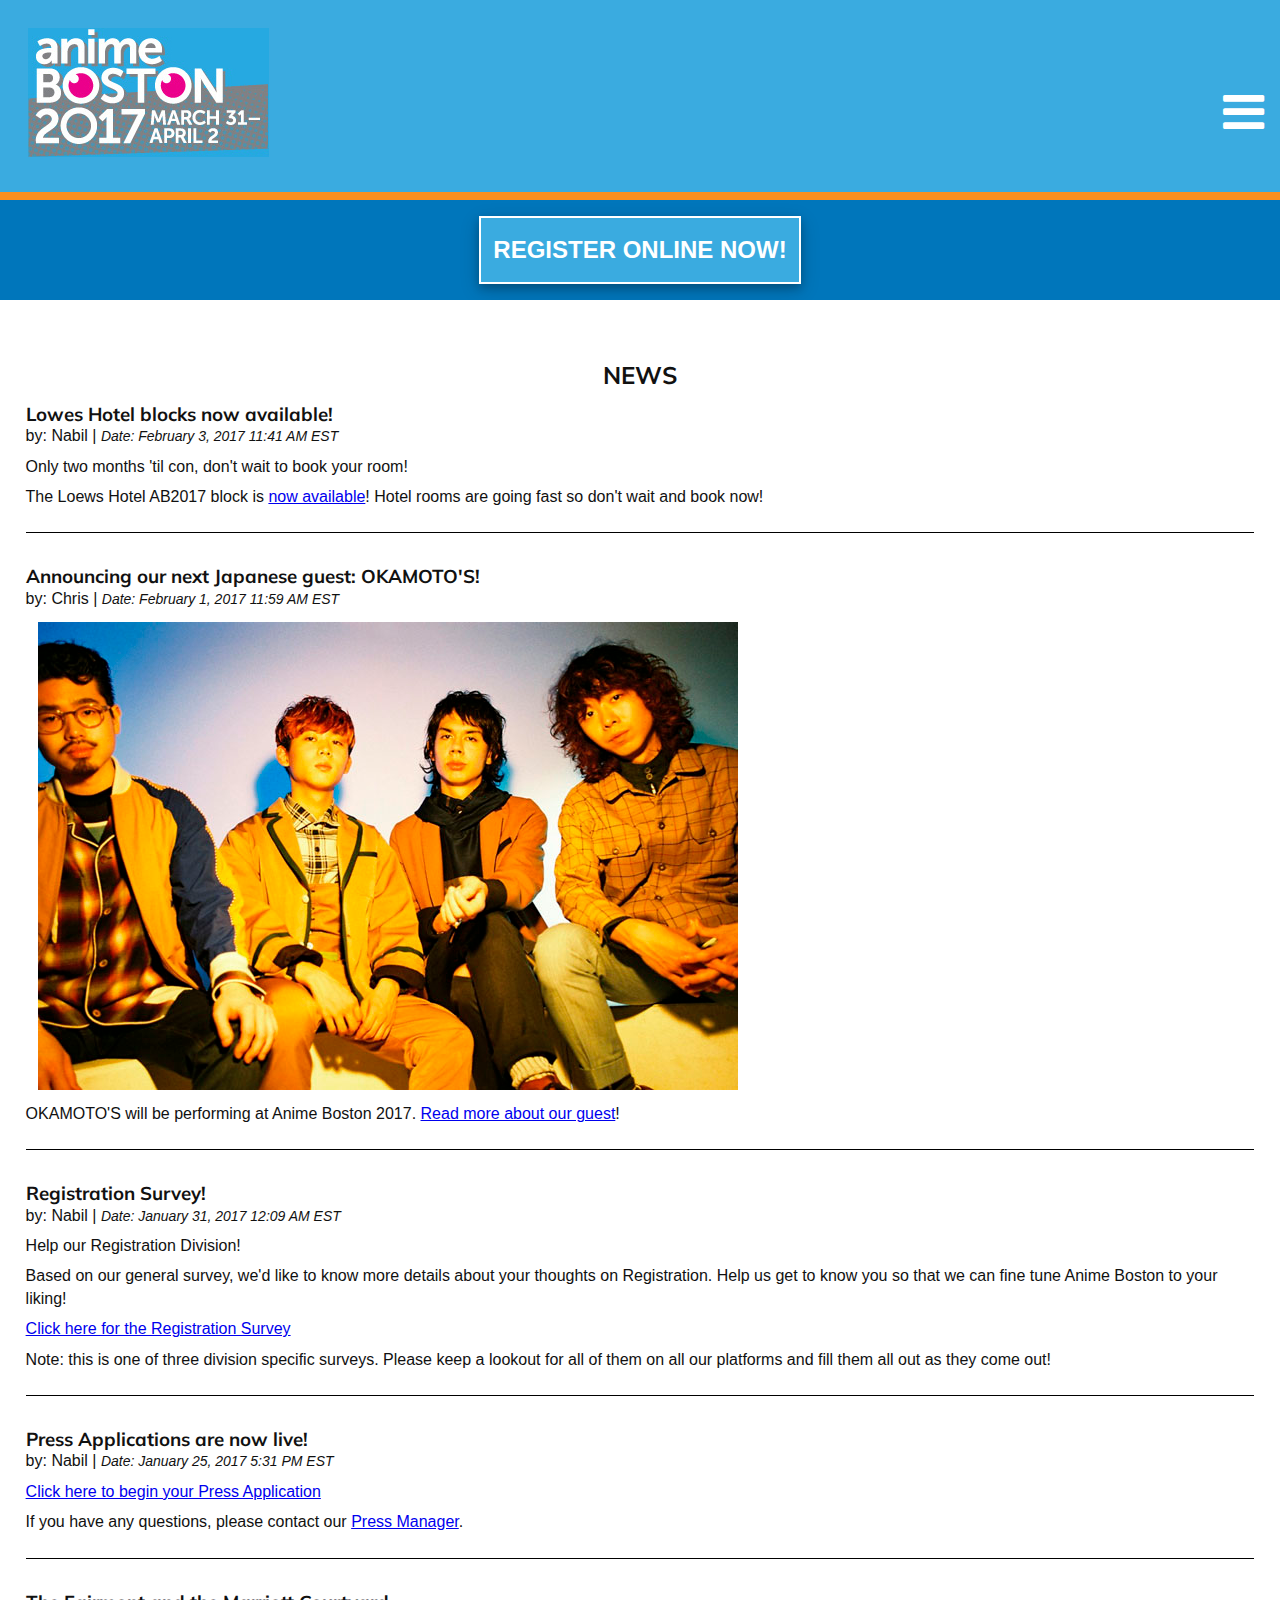
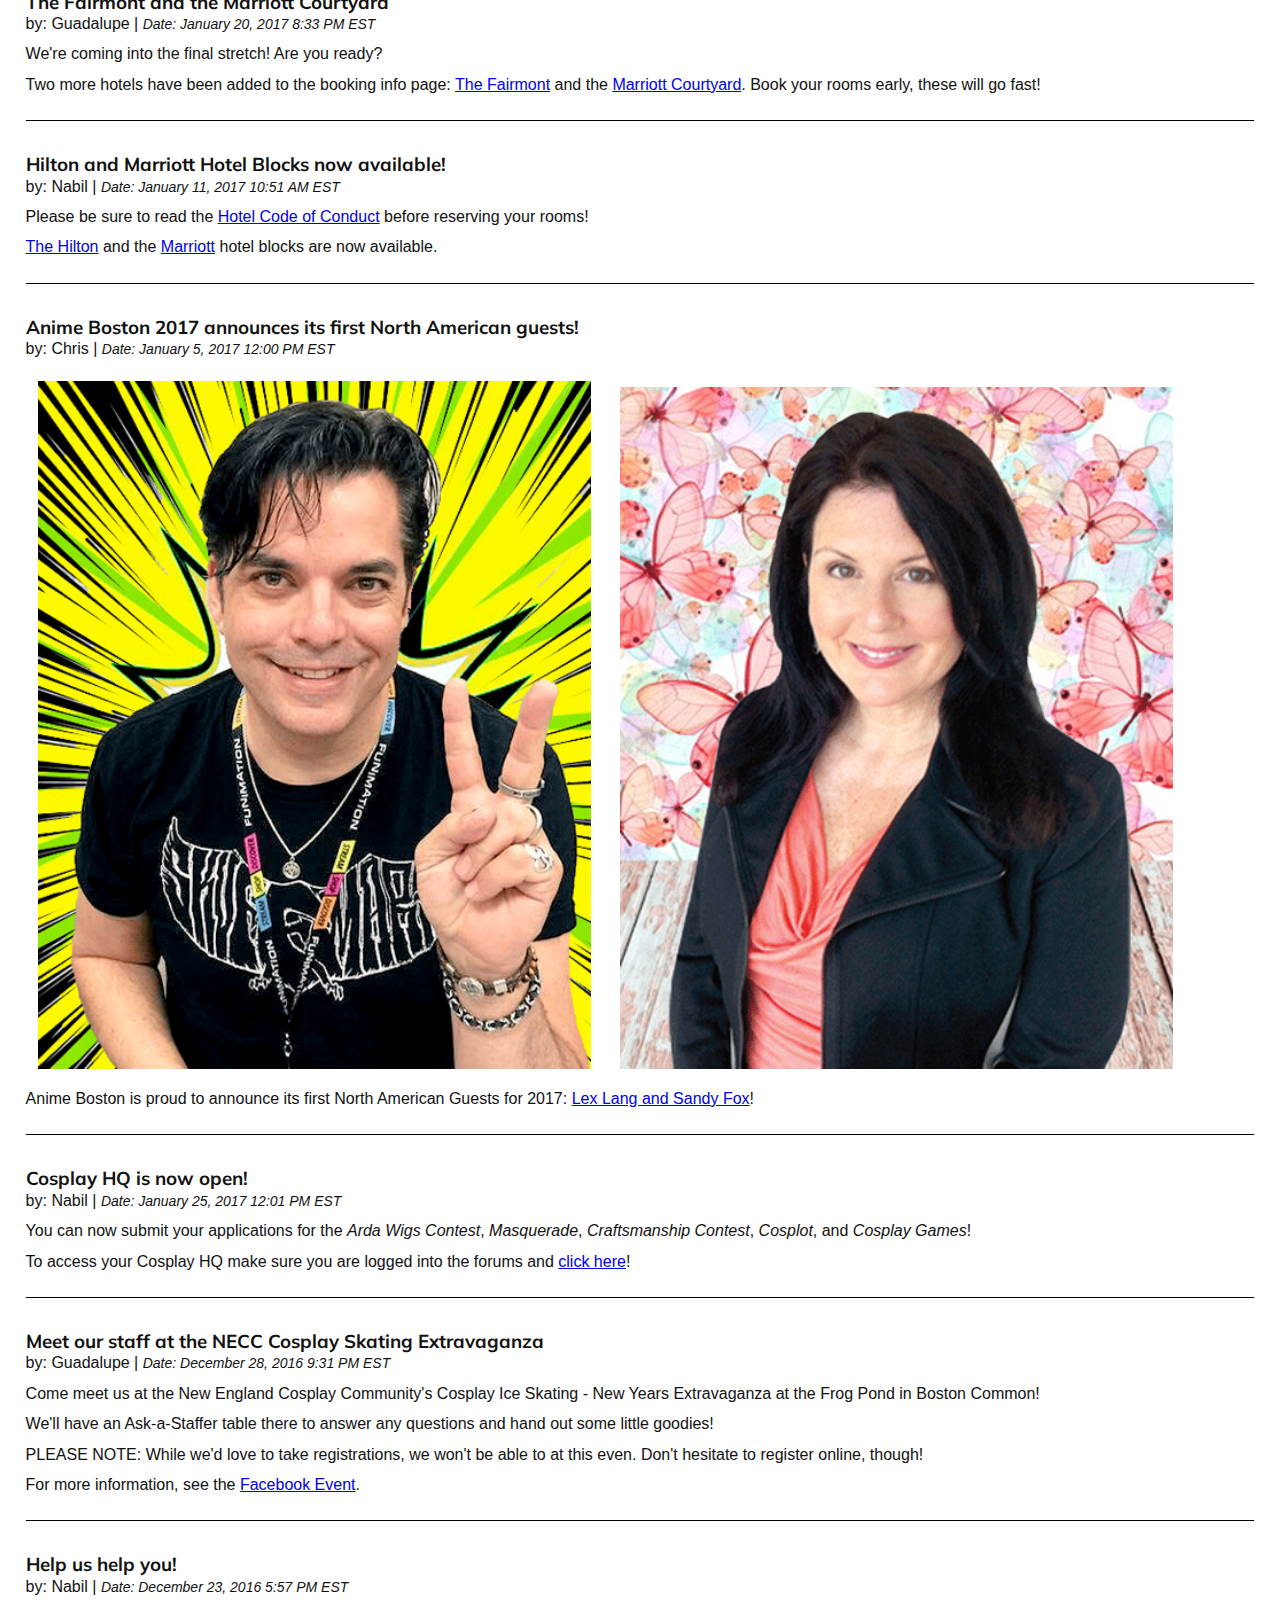
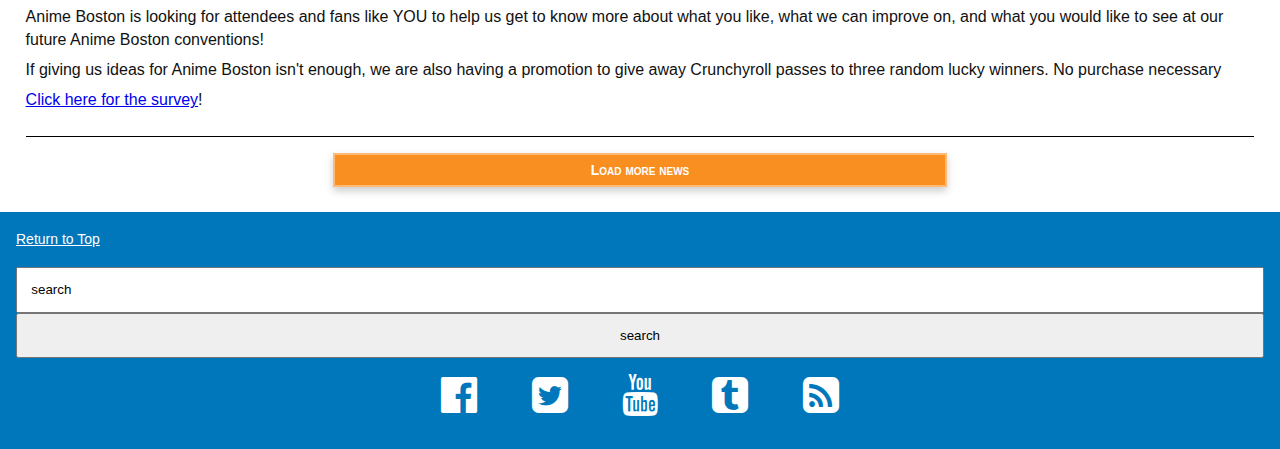
<file: week_03/index.html>
<!doctype html>
<html lang="en">
  <head>
    <title>Anime Boston</title>
    <meta charset="utf-8">
    <meta name="viewport" content="width=device-width, initial-scale=1.0">
    <link type="text/css" rel="stylesheet" href="css/css.css" media="screen">
    <link type="text/css" rel="stylesheet" href="http://fonts.googleapis.com/css?family=Muli">
    <link rel="stylesheet" href="http://maxcdn.bootstrapcdn.com/font-awesome/4.4.0/css/font-awesome.min.css">
  </head>

  <body class="">
    <header>
      <div id="banner">
        <img src="img/animeboston-logo.jpg" alt="Anime Boston 2017" class="banner-img logo">
        <img src="img/animeboston-achan.jpg" alt="A-chan" class="banner-img theme">
        <img src="img/animeboston-retro.jpg" alt="AB2017 Retro Themed" class="banner-img retro">
        <img src="img/animeboston-bkun.jpg" alt="B-kun" class="banner-img theme">
        <i class="iconnav fa fa-bars fa-3x"></i>
        <h1 class="visuallyhidden">Anime Boston</h1>
      </div>

      <nav id="topnav" class="mainnav">
        <ul>
          <li><a href="#">home</a></li>
          <li><a href="#">convention info</a></li>
          <li><a href="#">registration</a></li>
          <li><a href="#">location</a></li>
          <li><a href="#">guests</a></li>
          <li><a href="#">exhibits</a></li>
          <li><a href="#">programming</a></li>
          <li><a href="#">cosplay</a></li>
          <li><a href="#">artists</a></li>
          <li><a href="#">media</a></li>
          <li><a href="#">community</a></li>
          <li><a href="#">press</a></li>
          <li><a href="#">staff</a></li>
        </ul>
      </nav>
    </header>

    <div class="page-content">  <!--wraps all main content so it can be white bg and padded-->
      <aside id="featured">
        <a href="#"><button type="button" id="register">register online now!</button></a>
      </aside>

      <section id="news">
        <h2>news</h2>

        <article class="news-post">
          <h3>Lowes Hotel blocks now available!</h3>
          <p class="author">by: Nabil | <time datetime="2017-02-03 11:41">Date: February 3, 2017 11:41 AM EST</time></p>
          <p>Only two months 'til con, don't wait to book your room!</p>
          <p>The Loews Hotel AB2017 block is <a href="#">now available</a>! Hotel rooms are going fast so don't wait and book now!</p>
        </article>

        <article class="news-post">
          <h3>Announcing our next Japanese guest: OKAMOTO'S!</h3>
          <p class="author">by: Chris | <time datetime="2017-02-01 11:59">Date: February 1, 2017 11:59 AM EST</time></p>
          <img src="img/okamotos.jpg" alt="OKAMOTO's">
          <p>OKAMOTO'S will be performing at Anime Boston 2017. <a href="#">Read more about our guest</a>! <!--would link to guest page--></p>
        </article>

        <article class="news-post">
          <h3>Registration Survey!</h3>
          <p class="author">by: Nabil | <time datetime="2017-01-31 12:09">Date: January 31, 2017 12:09 AM EST</time></p>
          <p>Help our Registration Division!</p>
          <p>Based on our general survey, we'd like to know more details about your thoughts on Registration. Help us get to know you so that we can fine tune Anime Boston to your liking!</p>
          <p><a href="#">Click here for the Registration Survey</a></p>
          <p>Note: this is one of three division specific surveys. Please keep a lookout for all of them on all our platforms and fill them all out as they come out!</p>
        </article>

        <article class="news-post">
          <h3>Press Applications are now live!</h3>
          <p class="author">by: Nabil | <time datetime="2017-01-25 17:31">Date: January 25, 2017 5:31 PM EST</time></p>
          <p><a href="#">Click here to begin your Press Application</a></p>
          <p>If you have any questions, please contact our <a href="#">Press Manager</a>.</p>
        </article>

        <article class="news-post">
          <h3>The Fairmont and the Marriott Courtyard</h3>
          <p class="author">by: Guadalupe | <time datetime="2017-01-20 20:33">Date: January 20, 2017 8:33 PM EST</time></p>
          <p>We're coming into the final stretch! Are you ready?</p>
          <p>Two more hotels have been added to the booking info page: <a href="#">The Fairmont</a> and the <a href="#">Marriott Courtyard</a>. Book your rooms early, these will go fast!</p>
        </article>

        <article class="news-post">
          <h3>Hilton and Marriott Hotel Blocks now available!</h3>
          <p class="author">by: Nabil | <time datetime="2017-01-11 10:51">Date: January 11, 2017 10:51 AM EST</time></p>
          <p>Please be sure to read the <a href="#">Hotel Code of Conduct</a> before reserving your rooms!</p>
          <p><a href="#">The Hilton</a> and the <a href="#">Marriott</a> hotel blocks are now available.</p>
        </article>

        <article class="news-post">
          <h3>Anime Boston 2017 announces its first North American guests!</h3>
          <p class="author">by: Chris | <time datetime="2017-01-05 12:00">Date: January 5, 2017 12:00 PM EST</time></p>
          <img src="img/lexlangheadshot.png" alt="Lex Lang" class="news-img1-2">
          <img src="img/Sandy-Fox.png" alt="Sandy Fox" class="news-img1-2">
          <p>Anime Boston is proud to announce its first North American Guests for 2017: <a href="#">Lex Lang and Sandy Fox</a>! <!--would link to guest page--></p>
        </article>

        <article class="news-post">
          <h3>Cosplay HQ is now open!</h3>
          <p class="author">by: Nabil | <time datetime="2017-01-01 12:01">Date: January 25, 2017 12:01 PM EST</time></p>
          <p>You can now submit your applications for the <em>Arda Wigs Contest</em>, <em>Masquerade</em>, <em>Craftsmanship Contest</em>, <em>Cosplot</em>, and <em>Cosplay Games</em>!</p>
          <p>To access your Cosplay HQ make sure you are logged into the forums and <a href="#">click here</a>!</p>
        </article>

        <article class="news-post">
          <h3>Meet our staff at the NECC Cosplay Skating Extravaganza</h3>
          <p class="author">by: Guadalupe | <time datetime="2016-12-28 21:32">Date: December 28, 2016 9:31 PM EST</time></p>
          <p>Come meet us at the New England Cosplay Community's Cosplay Ice Skating - New Years Extravaganza at the Frog Pond in Boston Common!</p>
          <p>We'll have an Ask-a-Staffer table there to answer any questions and hand out some little goodies!</p>
          <p>PLEASE NOTE: While we'd love to take registrations, we won't be able to at this even. Don't hesitate to register online, though!</p>
          <p>For more information, see the <a href="#">Facebook Event</a>.</p>
        </article>

        <article class="news-post">
          <h3>Help us help you!</h3>
          <p class="author">by: Nabil | <time datetime="2016-12-23 17:57">Date: December 23, 2016 5:57 PM EST</time></p>
          <p>Anime Boston is looking for attendees and fans like YOU to help us get to know more about what you like, what we can improve on, and what you would like to see at our future Anime Boston conventions!</p>
          <p>If giving us ideas for Anime Boston isn't enough, we are also having a promotion to give away Crunchyroll passes to three random lucky winners. No purchase necessary</p>
          <p><a href="#">Click here for the survey</a>!</p>
        </article>

        <div id="loadmore">
          <button type="button" id="load">Load more news</button>  <!--would load the next ten posts upon click-->
        </div>
      </section>

      <footer>
        <p><a href="#">Return to Top</a></p>

        <div id="search">
          <form action="my-form.php" method="post">  <!--php file borrowed from MCAD Web Devevlopment HTML/CSS Fall 2016 class-->
            <label><input type="text" name="search" value="search"></label>
            <label><input type="submit" value="search"></label>
          </form>
        </div>

        <div id="social">
          <a href="#"><i class="fa fa-facebook-official fa-3x"></i></a>
          <a href="#"><i class="fa fa-twitter-square fa-3x"></i></a>
          <a href="#"><i class="fa fa-youtube fa-3x"></i></a>
          <a href="#"><i class="fa fa-tumblr-square fa-3x"></i></a>
          <a href="#"><i class="fa fa-rss-square fa-3x"></i></a>
        </div>
      </footer>
    </div>  <!--ends .page-content-->

    <script src="function.js"></script>
  </body>
</html>
</file>
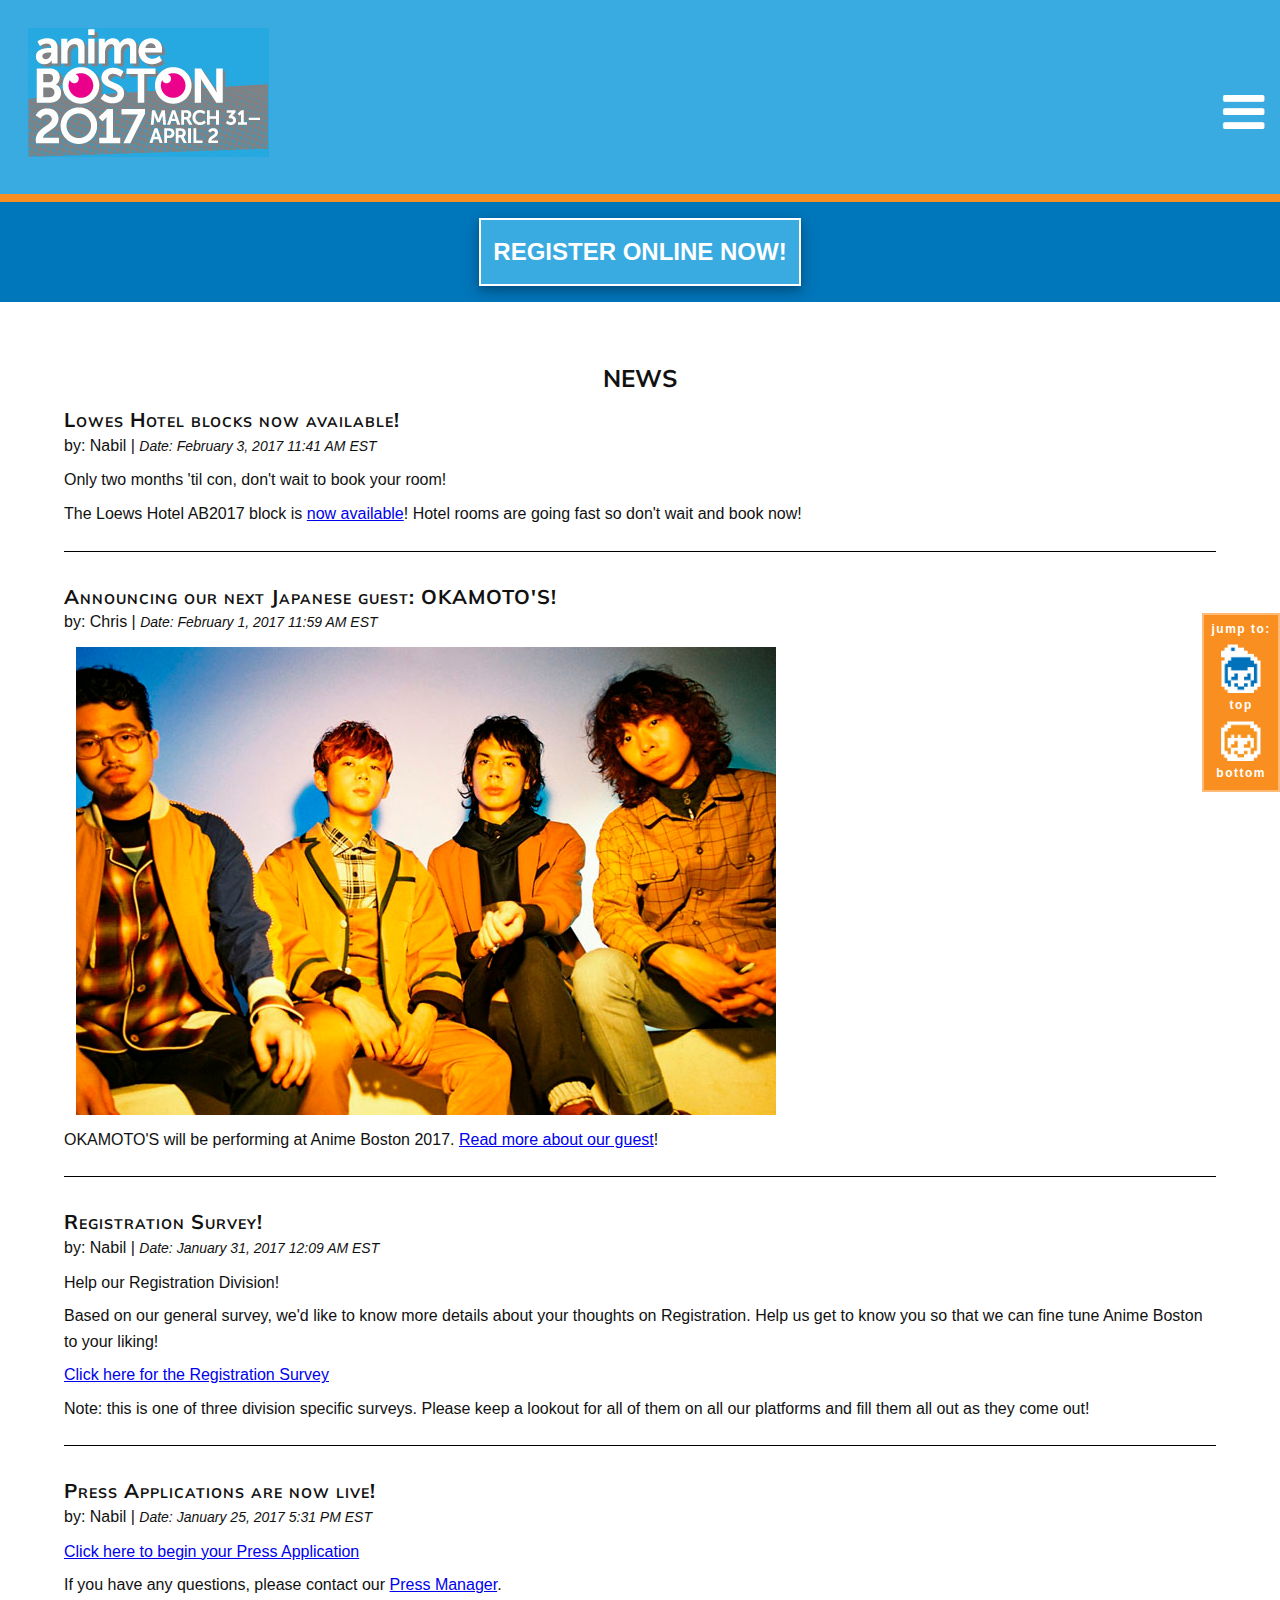
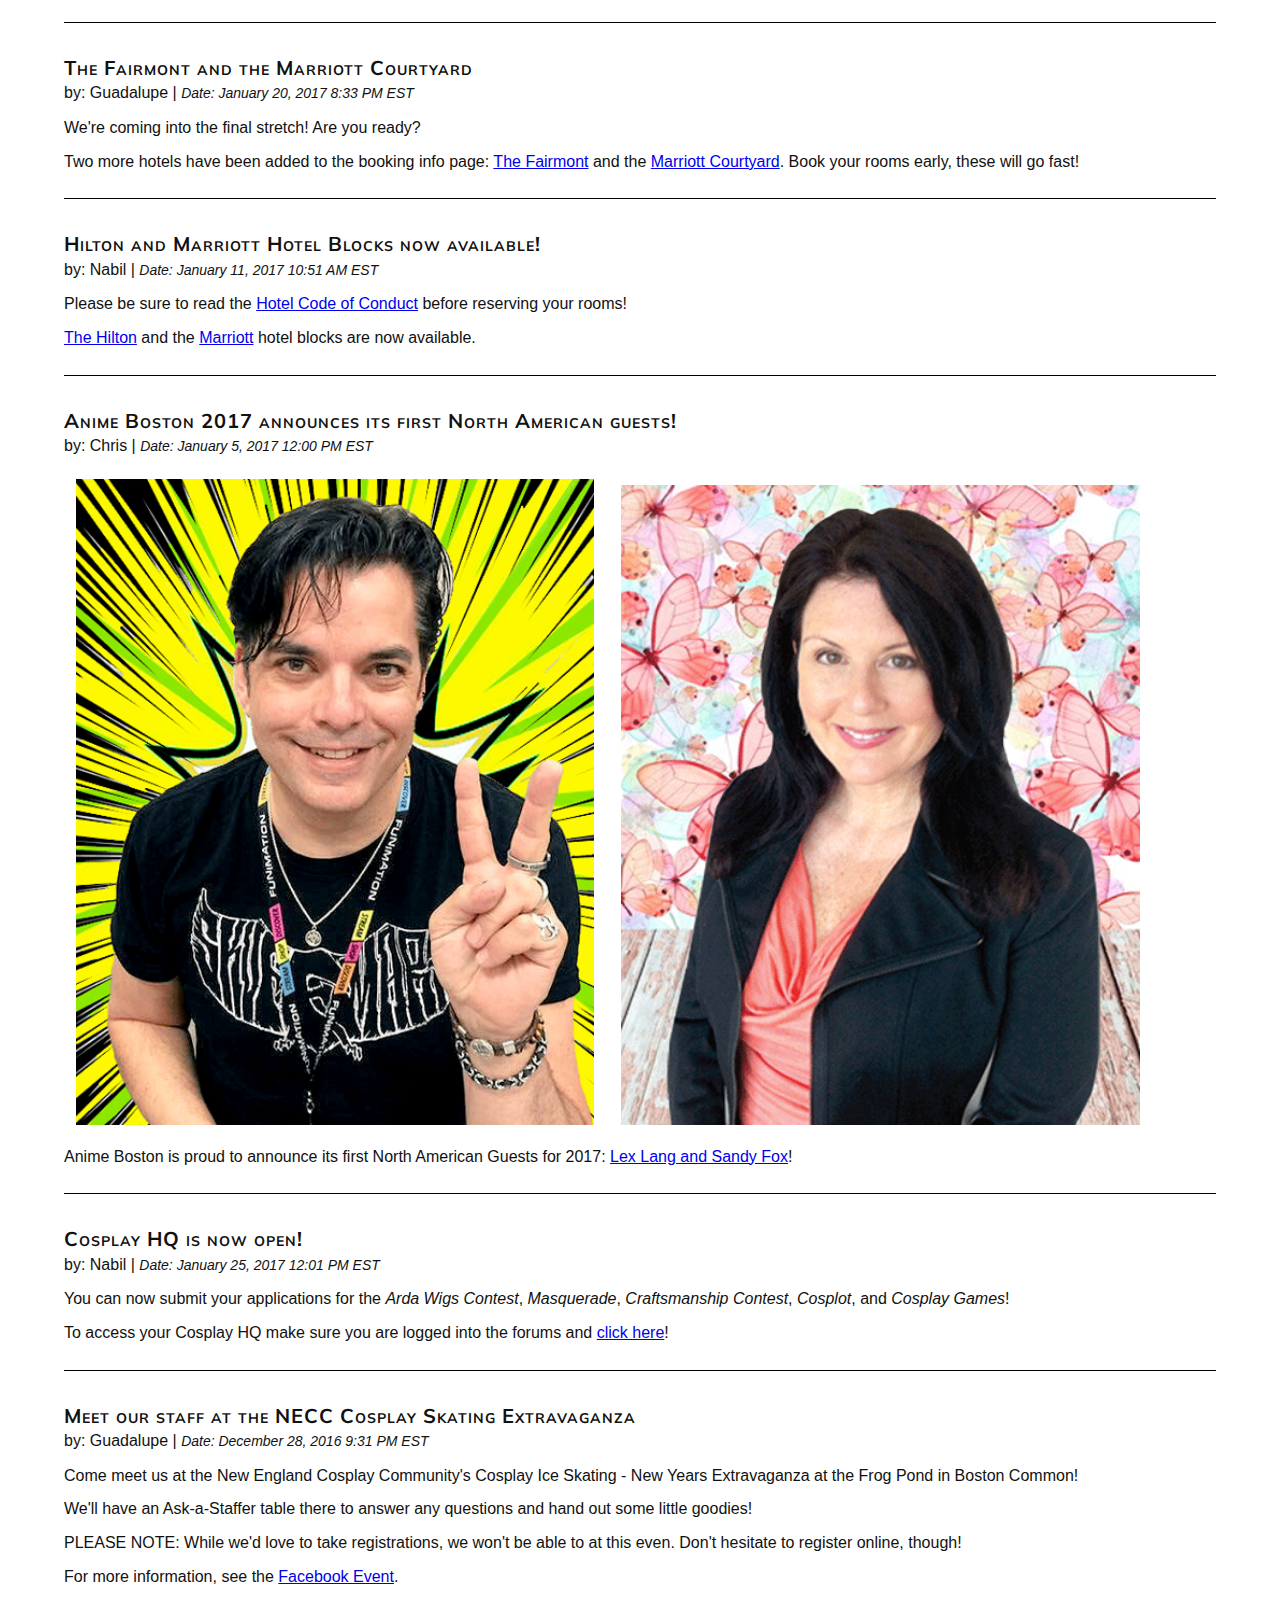
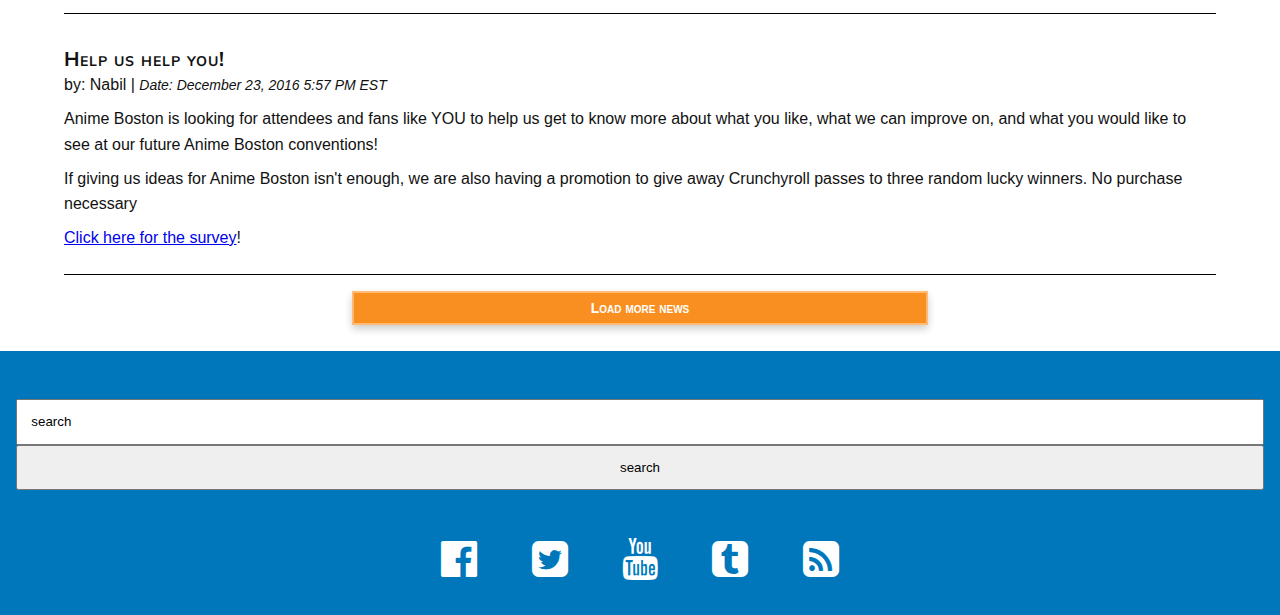
<file: week_04/index.html>
<!doctype html>
<html lang="en">
  <head>
    <title>Anime Boston</title>
    <meta charset="utf-8">
    <meta name="viewport" content="width=device-width, initial-scale=1.0">
    <link type="text/css" rel="stylesheet" href="css/css.css" media="screen">
    <link type="text/css" rel="stylesheet" href="http://fonts.googleapis.com/css?family=Muli">
    <link rel="stylesheet" href="http://maxcdn.bootstrapcdn.com/font-awesome/4.4.0/css/font-awesome.min.css">
  </head>

  <body class="">
    <header>
      <div id="banner">
        <img src="img/animeboston-logo.jpg" alt="Anime Boston 2017" class="banner-img logo">
        <img src="img/animeboston-achan.gif" alt="A-chan" class="banner-img theme">
        <img src="img/animeboston-retro.jpg" alt="AB2017 Retro Themed" class="banner-img retro">
        <img src="img/animeboston-bkun.gif" alt="B-kun" class="banner-img theme">
        <i class="iconnav fa fa-bars fa-3x"></i>
        <h1 class="visuallyhidden">Anime Boston</h1>
      </div>

      <nav id="topnav" class="mainnav">
        <ul>
          <li><a href="#">home</a></li>
          <li><a href="#">convention info</a></li>
          <li><a href="#">registration</a></li>
          <li><a href="#">location</a></li>
          <li><a href="#">guests</a></li>
          <li><a href="#">exhibits</a></li>
          <li><a href="#">programming</a></li>
          <li><a href="#">cosplay</a></li>
          <li><a href="#">artists</a></li>
          <li><a href="#">media</a></li>
          <li><a href="#">community</a></li>
          <li><a href="#">press</a></li>
          <li><a href="#">staff</a></li>
        </ul>
      </nav>
    </header>

    <div class="page-content">  <!--wraps all main content so it can be white bg and padded-->
      <aside id="featured">
        <a href="#"><button type="button" id="register">register online now!</button></a>
      </aside>

      <aside id="fastnav">  <!--added per peer suggestion-->
        <ul>
          <li>jump to:</li>
          <li>
            <a href="#">
              <img src="img/animeboston-achan.gif" alt="A-chan" class="fastnav-img">top
            </a>
          </li>
          <li>
            <a href="#social">
              <img src="img/animeboston-bkun.gif" alt="B-kun" class="fastnav-img">bottom</a>
          </li>
        </ul>

      </aside>

      <section id="news">
        <h2>news</h2>

        <article class="news-post">
          <h3>Lowes Hotel blocks now available!</h3>
          <p class="author">by: Nabil | <time datetime="2017-02-03 11:41">Date: February 3, 2017 11:41 AM EST</time></p>
          <p>Only two months 'til con, don't wait to book your room!</p>
          <p>The Loews Hotel AB2017 block is <a href="#">now available</a>! Hotel rooms are going fast so don't wait and book now!</p>
        </article>

        <article class="news-post">
          <h3>Announcing our next Japanese guest: OKAMOTO'S!</h3>
          <p class="author">by: Chris | <time datetime="2017-02-01 11:59">Date: February 1, 2017 11:59 AM EST</time></p>
          <img src="img/okamotos.jpg" alt="OKAMOTO's">
          <p>OKAMOTO'S will be performing at Anime Boston 2017. <a href="#">Read more about our guest</a>! <!--would link to guest page--></p>
        </article>

        <article class="news-post">
          <h3>Registration Survey!</h3>
          <p class="author">by: Nabil | <time datetime="2017-01-31 12:09">Date: January 31, 2017 12:09 AM EST</time></p>
          <p>Help our Registration Division!</p>
          <p>Based on our general survey, we'd like to know more details about your thoughts on Registration. Help us get to know you so that we can fine tune Anime Boston to your liking!</p>
          <p><a href="#">Click here for the Registration Survey</a></p>
          <p>Note: this is one of three division specific surveys. Please keep a lookout for all of them on all our platforms and fill them all out as they come out!</p>
        </article>

        <article class="news-post">
          <h3>Press Applications are now live!</h3>
          <p class="author">by: Nabil | <time datetime="2017-01-25 17:31">Date: January 25, 2017 5:31 PM EST</time></p>
          <p><a href="#">Click here to begin your Press Application</a></p>
          <p>If you have any questions, please contact our <a href="#">Press Manager</a>.</p>
        </article>

        <article class="news-post">
          <h3>The Fairmont and the Marriott Courtyard</h3>
          <p class="author">by: Guadalupe | <time datetime="2017-01-20 20:33">Date: January 20, 2017 8:33 PM EST</time></p>
          <p>We're coming into the final stretch! Are you ready?</p>
          <p>Two more hotels have been added to the booking info page: <a href="#">The Fairmont</a> and the <a href="#">Marriott Courtyard</a>. Book your rooms early, these will go fast!</p>
        </article>

        <article class="news-post">
          <h3>Hilton and Marriott Hotel Blocks now available!</h3>
          <p class="author">by: Nabil | <time datetime="2017-01-11 10:51">Date: January 11, 2017 10:51 AM EST</time></p>
          <p>Please be sure to read the <a href="#">Hotel Code of Conduct</a> before reserving your rooms!</p>
          <p><a href="#">The Hilton</a> and the <a href="#">Marriott</a> hotel blocks are now available.</p>
        </article>

        <article class="news-post">
          <h3>Anime Boston 2017 announces its first North American guests!</h3>
          <p class="author">by: Chris | <time datetime="2017-01-05 12:00">Date: January 5, 2017 12:00 PM EST</time></p>
          <img src="img/lexlangheadshot.png" alt="Lex Lang" class="news-img1-2">
          <img src="img/Sandy-Fox.png" alt="Sandy Fox" class="news-img1-2">
          <p>Anime Boston is proud to announce its first North American Guests for 2017: <a href="#">Lex Lang and Sandy Fox</a>! <!--would link to guest page--></p>
        </article>

        <article class="news-post">
          <h3>Cosplay HQ is now open!</h3>
          <p class="author">by: Nabil | <time datetime="2017-01-01 12:01">Date: January 25, 2017 12:01 PM EST</time></p>
          <p>You can now submit your applications for the <em>Arda Wigs Contest</em>, <em>Masquerade</em>, <em>Craftsmanship Contest</em>, <em>Cosplot</em>, and <em>Cosplay Games</em>!</p>
          <p>To access your Cosplay HQ make sure you are logged into the forums and <a href="#">click here</a>!</p>
        </article>

        <article class="news-post">
          <h3>Meet our staff at the NECC Cosplay Skating Extravaganza</h3>
          <p class="author">by: Guadalupe | <time datetime="2016-12-28 21:32">Date: December 28, 2016 9:31 PM EST</time></p>
          <p>Come meet us at the New England Cosplay Community's Cosplay Ice Skating - New Years Extravaganza at the Frog Pond in Boston Common!</p>
          <p>We'll have an Ask-a-Staffer table there to answer any questions and hand out some little goodies!</p>
          <p>PLEASE NOTE: While we'd love to take registrations, we won't be able to at this even. Don't hesitate to register online, though!</p>
          <p>For more information, see the <a href="#">Facebook Event</a>.</p>
        </article>

        <article class="news-post">
          <h3>Help us help you!</h3>
          <p class="author">by: Nabil | <time datetime="2016-12-23 17:57">Date: December 23, 2016 5:57 PM EST</time></p>
          <p>Anime Boston is looking for attendees and fans like YOU to help us get to know more about what you like, what we can improve on, and what you would like to see at our future Anime Boston conventions!</p>
          <p>If giving us ideas for Anime Boston isn't enough, we are also having a promotion to give away Crunchyroll passes to three random lucky winners. No purchase necessary</p>
          <p><a href="#">Click here for the survey</a>!</p>
        </article>

        <div id="loadmore">
          <button type="button" id="load">Load more news</button>  <!--would load the next ten posts upon click-->
        </div>
      </section>

      <footer>
        <!-- <p><a href="#">Return to Top</a></p>  removed because of addition of fastnav -->

        <div id="search">
          <form action="my-form.php" method="post">  <!--php file borrowed from MCAD Web Devevlopment HTML/CSS Fall 2016 class-->
            <label><input type="text" name="search" value="search"></label>
            <label><input type="submit" value="search"></label>
          </form>
        </div>

        <div id="social">
          <a href="#"><i class="fa fa-facebook-official fa-3x"></i></a>
          <a href="#"><i class="fa fa-twitter-square fa-3x"></i></a>
          <a href="#"><i class="fa fa-youtube fa-3x"></i></a>
          <a href="#"><i class="fa fa-tumblr-square fa-3x"></i></a>
          <a href="#"><i class="fa fa-rss-square fa-3x"></i></a>
        </div>
      </footer>
    </div>  <!--ends .page-content-->

    <script src="function.js"></script>
  </body>
</html>
</file>
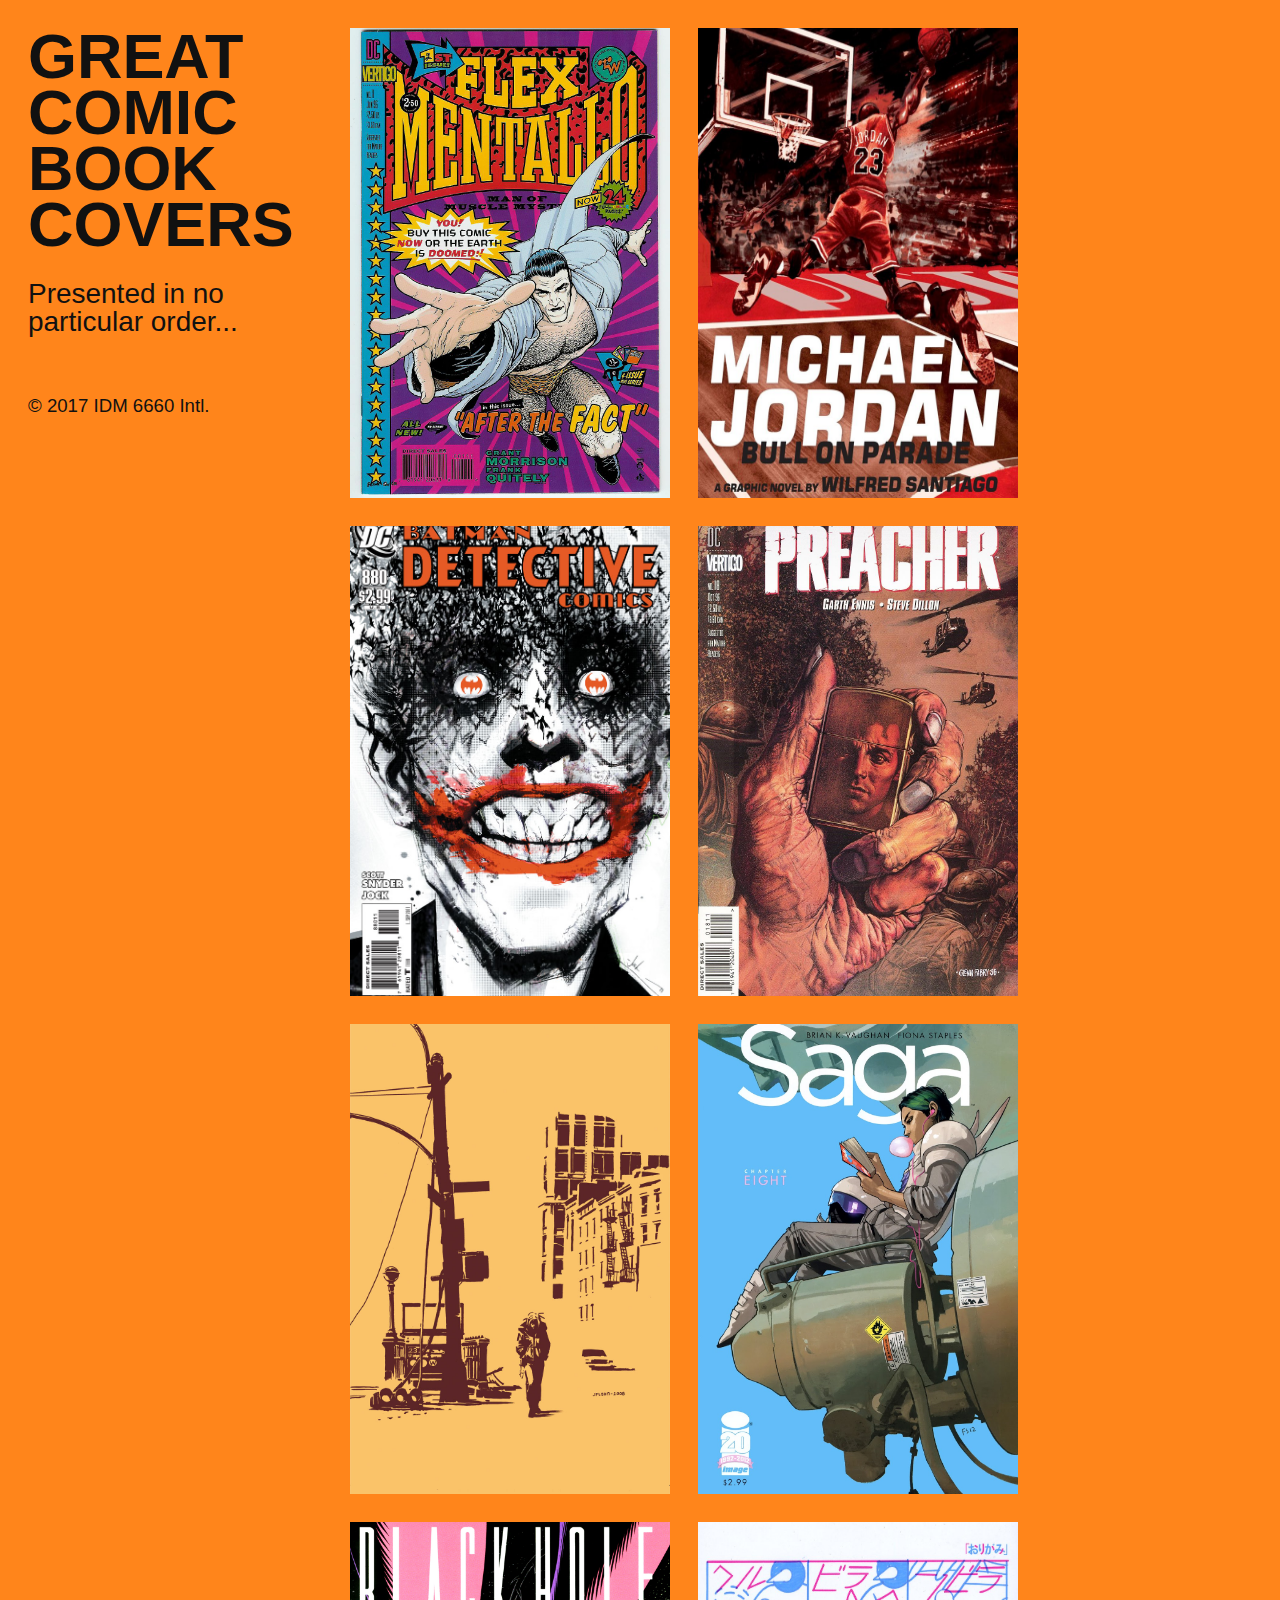
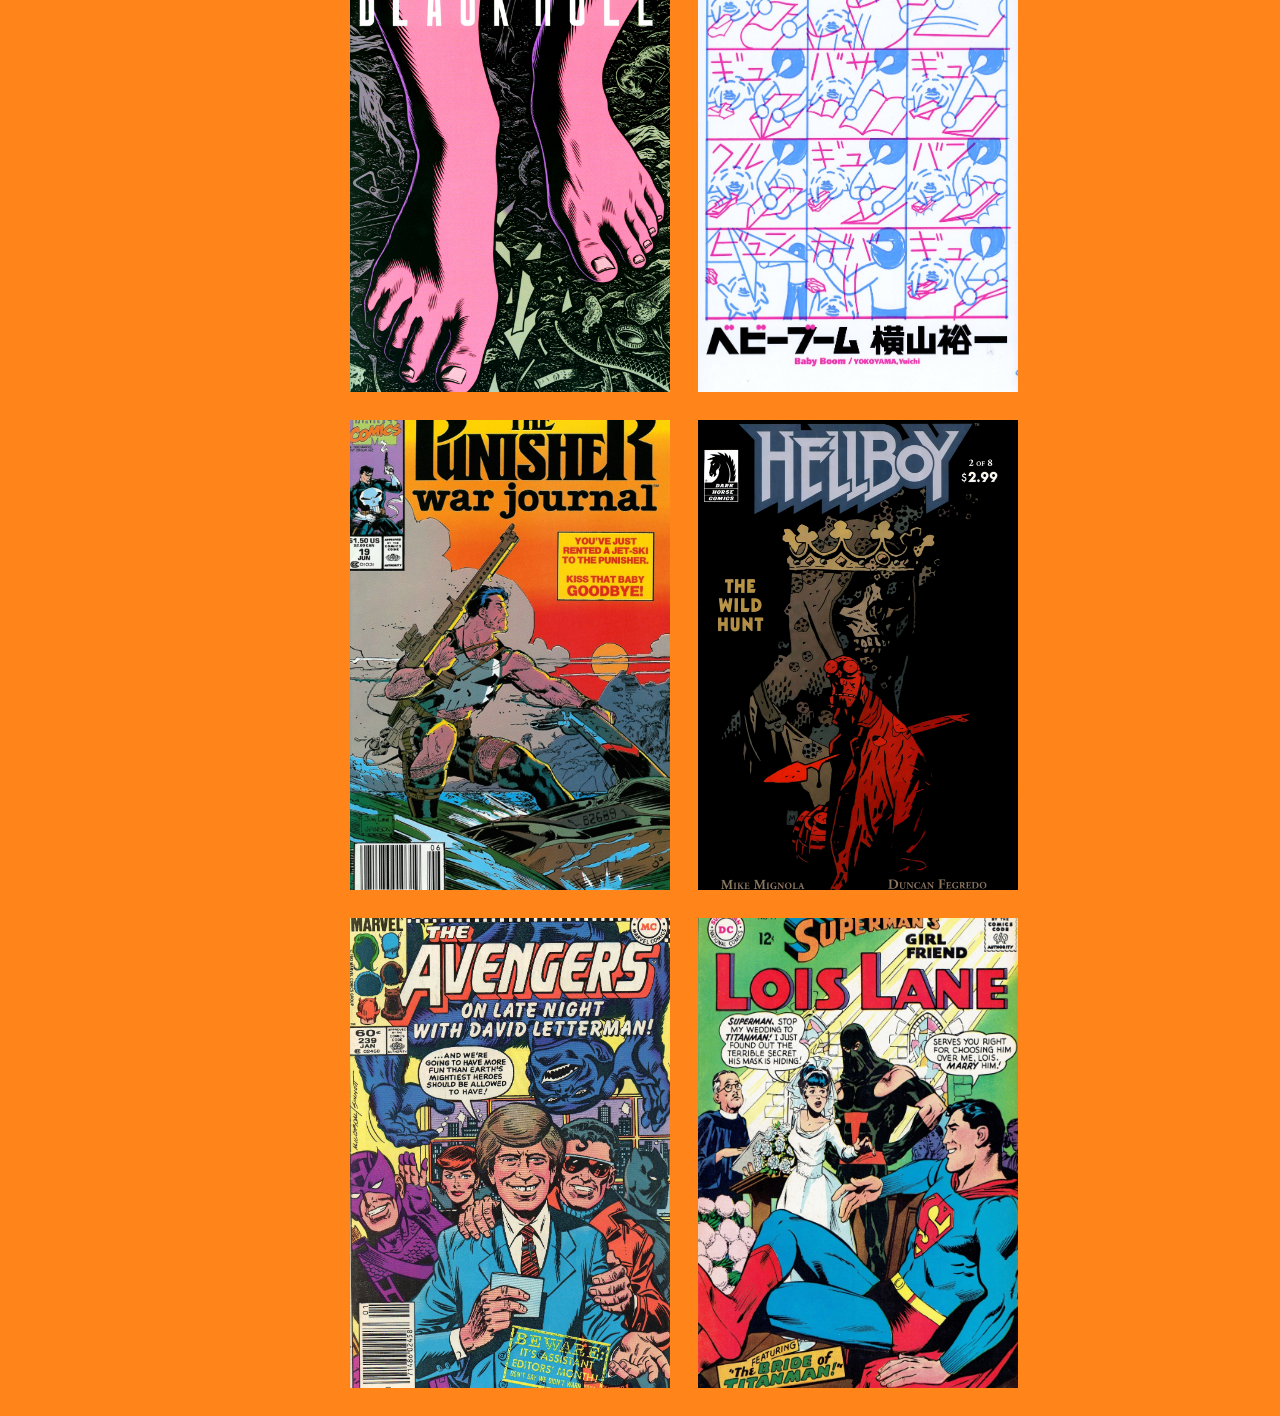
<file: week_02/public/index.html>
<!DOCTYPE html>
<html>
  <head>
    <title>Week 2 Final Assignment</title>
    <link rel="stylesheet" type="text/css" href="css/css.css" />
    <meta name="viewport" content="width=device-width, initial-scale=1">
  </head>
  <body>
    <header>
      <h1 class="font-scale-up-3">Great Comic Book Covers</h1>
      <h2 class="font-scale-up-1">Presented in no particular order...</h2>
    </header>
    <main role="main" class="clearfix">
      <article class="clearfix">
        <h1 class="font-scale-up-2">Flex Mentallo #1</h1>
        <h2 class="font-scale-up-1">by Frank Quitley</h2>
        <img class="cover-img" src="img/flex_mentallo_001.jpg" />
        <p><span>Praesent fermentum risus ut lacus commodo vel gravida metus cursus. Sed consequat luctus tortor, sit amet suscipit sem lobortis quis. Quisque mattis blandit erat at feugiat. Nam sodales accumsan tortor, sit amet rhoncus quam egestas in. Praesent erat dui, fringilla ac congue sit amet, elementum sed quam. Vivamus ut diam sit amet erat convallis sollicitudin. Sed at leo nunc, ac mattis quam. Nam molestie auctor mi ut vestibulum. Donec iaculis metus lorem, eu sodales quam. Ut quis magna eget neque elementum iaculis at a mauris. Maecenas hendrerit diam at nisi laoreet placerat. Suspendisse potenti. Class aptent taciti sociosqu ad litora torquent per conubia nostra, per inceptos himenaeos.</span></p>
      </article>
      <article class="clearfix">
        <h1 class="font-scale-up-2">Michael Jordan: Bull On Parade</h1>
        <h2 class="font-scale-up-1">by Wilfred Santiago</h2>
        <img class="cover-img" src="img/michael_jordan_bull_on_parade.jpg" />
        <p><span>Praesent fermentum risus ut lacus commodo vel gravida metus cursus. Sed consequat luctus tortor, sit amet suscipit sem lobortis quis. Quisque mattis blandit erat at feugiat. Nam sodales accumsan tortor, sit amet rhoncus quam egestas in. Praesent erat dui, fringilla ac congue sit amet, elementum sed quam. Vivamus ut diam sit amet erat convallis sollicitudin. Sed at leo nunc, ac mattis quam. Nam molestie auctor mi ut vestibulum. Donec iaculis metus lorem, eu sodales quam. Ut quis magna eget neque elementum iaculis at a mauris. Maecenas hendrerit diam at nisi laoreet placerat. Suspendisse potenti. Class aptent taciti sociosqu ad litora torquent per conubia nostra, per inceptos himenaeos.</span></p>
      </article>
      <article class="clearfix">
        <h1 class="font-scale-up-2">Detective Comics #880</h1>
        <h2 class="font-scale-up-1">by Jock</h2>
        <img class="cover-img" src="img/detective_comics_880.jpg" />
        <p><span>Praesent fermentum risus ut lacus commodo vel gravida metus cursus. Sed consequat luctus tortor, sit amet suscipit sem lobortis quis. Quisque mattis blandit erat at feugiat. Nam sodales accumsan tortor, sit amet rhoncus quam egestas in. Praesent erat dui, fringilla ac congue sit amet, elementum sed quam. Vivamus ut diam sit amet erat convallis sollicitudin. Sed at leo nunc, ac mattis quam. Nam molestie auctor mi ut vestibulum. Donec iaculis metus lorem, eu sodales quam. Ut quis magna eget neque elementum iaculis at a mauris. Maecenas hendrerit diam at nisi laoreet placerat. Suspendisse potenti. Class aptent taciti sociosqu ad litora torquent per conubia nostra, per inceptos himenaeos.</span></p>
      </article>
      <article class="clearfix">
        <h1 class="font-scale-up-2">Preacher #18</h1>
        <h2 class="font-scale-up-1">by Glenn Fabry</h2>
        <img class="cover-img" src="img/preacher_018.jpg" />
        <p><span>Praesent fermentum risus ut lacus commodo vel gravida metus cursus. Sed consequat luctus tortor, sit amet suscipit sem lobortis quis. Quisque mattis blandit erat at feugiat. Nam sodales accumsan tortor, sit amet rhoncus quam egestas in. Praesent erat dui, fringilla ac congue sit amet, elementum sed quam. Vivamus ut diam sit amet erat convallis sollicitudin. Sed at leo nunc, ac mattis quam. Nam molestie auctor mi ut vestibulum. Donec iaculis metus lorem, eu sodales quam. Ut quis magna eget neque elementum iaculis at a mauris. Maecenas hendrerit diam at nisi laoreet placerat. Suspendisse potenti. Class aptent taciti sociosqu ad litora torquent per conubia nostra, per inceptos himenaeos.</span></p>
      </article>
      <article class="clearfix">
        <h1 class="font-scale-up-2">DMZ #41</h1>
        <h2 class="font-scale-up-1">by John Paul Leon</h2>
        <img class="cover-img" src="img/dmz_041.jpg" />
        <p><span>Praesent fermentum risus ut lacus commodo vel gravida metus cursus. Sed consequat luctus tortor, sit amet suscipit sem lobortis quis. Quisque mattis blandit erat at feugiat. Nam sodales accumsan tortor, sit amet rhoncus quam egestas in. Praesent erat dui, fringilla ac congue sit amet, elementum sed quam. Vivamus ut diam sit amet erat convallis sollicitudin. Sed at leo nunc, ac mattis quam. Nam molestie auctor mi ut vestibulum. Donec iaculis metus lorem, eu sodales quam. Ut quis magna eget neque elementum iaculis at a mauris. Maecenas hendrerit diam at nisi laoreet placerat. Suspendisse potenti. Class aptent taciti sociosqu ad litora torquent per conubia nostra, per inceptos himenaeos.</span></p>
      </article>
      <article class="clearfix">
        <h1 class="font-scale-up-2">Saga #8</h1>
        <h2 class="font-scale-up-1">by Fiona Staples</h2>
        <img class="cover-img" src="img/saga_008.jpg" />
        <p><span>Praesent fermentum risus ut lacus commodo vel gravida metus cursus. Sed consequat luctus tortor, sit amet suscipit sem lobortis quis. Quisque mattis blandit erat at feugiat. Nam sodales accumsan tortor, sit amet rhoncus quam egestas in. Praesent erat dui, fringilla ac congue sit amet, elementum sed quam. Vivamus ut diam sit amet erat convallis sollicitudin. Sed at leo nunc, ac mattis quam. Nam molestie auctor mi ut vestibulum. Donec iaculis metus lorem, eu sodales quam. Ut quis magna eget neque elementum iaculis at a mauris. Maecenas hendrerit diam at nisi laoreet placerat. Suspendisse potenti. Class aptent taciti sociosqu ad litora torquent per conubia nostra, per inceptos himenaeos.</span></p>
      </article>
      <article class="clearfix">
        <h1 class="font-scale-up-2">Black Hole #12</h1>
        <h2 class="font-scale-up-1">by Charles Burns</h2>
        <img class="cover-img" src="img/black_hole_012.jpg" />
        <p><span>Praesent fermentum risus ut lacus commodo vel gravida metus cursus. Sed consequat luctus tortor, sit amet suscipit sem lobortis quis. Quisque mattis blandit erat at feugiat. Nam sodales accumsan tortor, sit amet rhoncus quam egestas in. Praesent erat dui, fringilla ac congue sit amet, elementum sed quam. Vivamus ut diam sit amet erat convallis sollicitudin. Sed at leo nunc, ac mattis quam. Nam molestie auctor mi ut vestibulum. Donec iaculis metus lorem, eu sodales quam. Ut quis magna eget neque elementum iaculis at a mauris. Maecenas hendrerit diam at nisi laoreet placerat. Suspendisse potenti. Class aptent taciti sociosqu ad litora torquent per conubia nostra, per inceptos himenaeos.</span></p>
      </article>
      <article class="clearfix">
        <h1 class="font-scale-up-2">Baby Boom</h1>
        <h2 class="font-scale-up-1">by Yuichi Yokohama</h2>
        <img class="cover-img" src="img/baby_boom.jpg" />
        <p><span>Praesent fermentum risus ut lacus commodo vel gravida metus cursus. Sed consequat luctus tortor, sit amet suscipit sem lobortis quis. Quisque mattis blandit erat at feugiat. Nam sodales accumsan tortor, sit amet rhoncus quam egestas in. Praesent erat dui, fringilla ac congue sit amet, elementum sed quam. Vivamus ut diam sit amet erat convallis sollicitudin. Sed at leo nunc, ac mattis quam. Nam molestie auctor mi ut vestibulum. Donec iaculis metus lorem, eu sodales quam. Ut quis magna eget neque elementum iaculis at a mauris. Maecenas hendrerit diam at nisi laoreet placerat. Suspendisse potenti. Class aptent taciti sociosqu ad litora torquent per conubia nostra, per inceptos himenaeos.</span></p>
      </article>
      <article class="clearfix">
        <h1 class="font-scale-up-2">Punisher: War Journal #19</h1>
        <h2 class="font-scale-up-1">by Jim Lee</h2>
        <img class="cover-img" src="img/punisher_war_journal_019.jpg" />
        <p><span>Praesent fermentum risus ut lacus commodo vel gravida metus cursus. Sed consequat luctus tortor, sit amet suscipit sem lobortis quis. Quisque mattis blandit erat at feugiat. Nam sodales accumsan tortor, sit amet rhoncus quam egestas in. Praesent erat dui, fringilla ac congue sit amet, elementum sed quam. Vivamus ut diam sit amet erat convallis sollicitudin. Sed at leo nunc, ac mattis quam. Nam molestie auctor mi ut vestibulum. Donec iaculis metus lorem, eu sodales quam. Ut quis magna eget neque elementum iaculis at a mauris. Maecenas hendrerit diam at nisi laoreet placerat. Suspendisse potenti. Class aptent taciti sociosqu ad litora torquent per conubia nostra, per inceptos himenaeos.</span></p>
      </article>
      <article class="clearfix">
        <h1 class="font-scale-up-2">Hellboy: The Wild Hunt #2</h1>
        <h2 class="font-scale-up-1">by Mike Mignola</h2>
        <img class="cover-img" src="img/hellboy_the_wild_hunt_002.jpg" />
        <p><span>Praesent fermentum risus ut lacus commodo vel gravida metus cursus. Sed consequat luctus tortor, sit amet suscipit sem lobortis quis. Quisque mattis blandit erat at feugiat. Nam sodales accumsan tortor, sit amet rhoncus quam egestas in. Praesent erat dui, fringilla ac congue sit amet, elementum sed quam. Vivamus ut diam sit amet erat convallis sollicitudin. Sed at leo nunc, ac mattis quam. Nam molestie auctor mi ut vestibulum. Donec iaculis metus lorem, eu sodales quam. Ut quis magna eget neque elementum iaculis at a mauris. Maecenas hendrerit diam at nisi laoreet placerat. Suspendisse potenti. Class aptent taciti sociosqu ad litora torquent per conubia nostra, per inceptos himenaeos.</span></p>
      </article>
      <article class="clearfix">
        <h1 class="font-scale-up-2">The Avengers #239</h1>
        <h2 class="font-scale-up-1">by Al Milgrom &amp; and Joe Sinnott</h2>
        <img class="cover-img" src="img/avengers_239.jpg" />
        <p><span>Praesent fermentum risus ut lacus commodo vel gravida metus cursus. Sed consequat luctus tortor, sit amet suscipit sem lobortis quis. Quisque mattis blandit erat at feugiat. Nam sodales accumsan tortor, sit amet rhoncus quam egestas in. Praesent erat dui, fringilla ac congue sit amet, elementum sed quam. Vivamus ut diam sit amet erat convallis sollicitudin. Sed at leo nunc, ac mattis quam. Nam molestie auctor mi ut vestibulum. Donec iaculis metus lorem, eu sodales quam. Ut quis magna eget neque elementum iaculis at a mauris. Maecenas hendrerit diam at nisi laoreet placerat. Suspendisse potenti. Class aptent taciti sociosqu ad litora torquent per conubia nostra, per inceptos himenaeos.</span></p>
      </article>
      <article class="clearfix">
        <h1 class="font-scale-up-2">Superman's Girl Friend, Lois Lane #79</h1>
        <h2 class="font-scale-up-1">by Neal Adams</h2>
        <img class="cover-img" src="img/lois_lane_079.jpg" />
        <p><span>Praesent fermentum risus ut lacus commodo vel gravida metus cursus. Sed consequat luctus tortor, sit amet suscipit sem lobortis quis. Quisque mattis blandit erat at feugiat. Nam sodales accumsan tortor, sit amet rhoncus quam egestas in. Praesent erat dui, fringilla ac congue sit amet, elementum sed quam. Vivamus ut diam sit amet erat convallis sollicitudin. Sed at leo nunc, ac mattis quam. Nam molestie auctor mi ut vestibulum. Donec iaculis metus lorem, eu sodales quam. Ut quis magna eget neque elementum iaculis at a mauris. Maecenas hendrerit diam at nisi laoreet placerat. Suspendisse potenti. Class aptent taciti sociosqu ad litora torquent per conubia nostra, per inceptos himenaeos.</span></p>
      </article>
    </main>
    <footer>
      &copy; 2017 IDM 6660 Intl.
    </footer>
  </body>
</html>
</file>
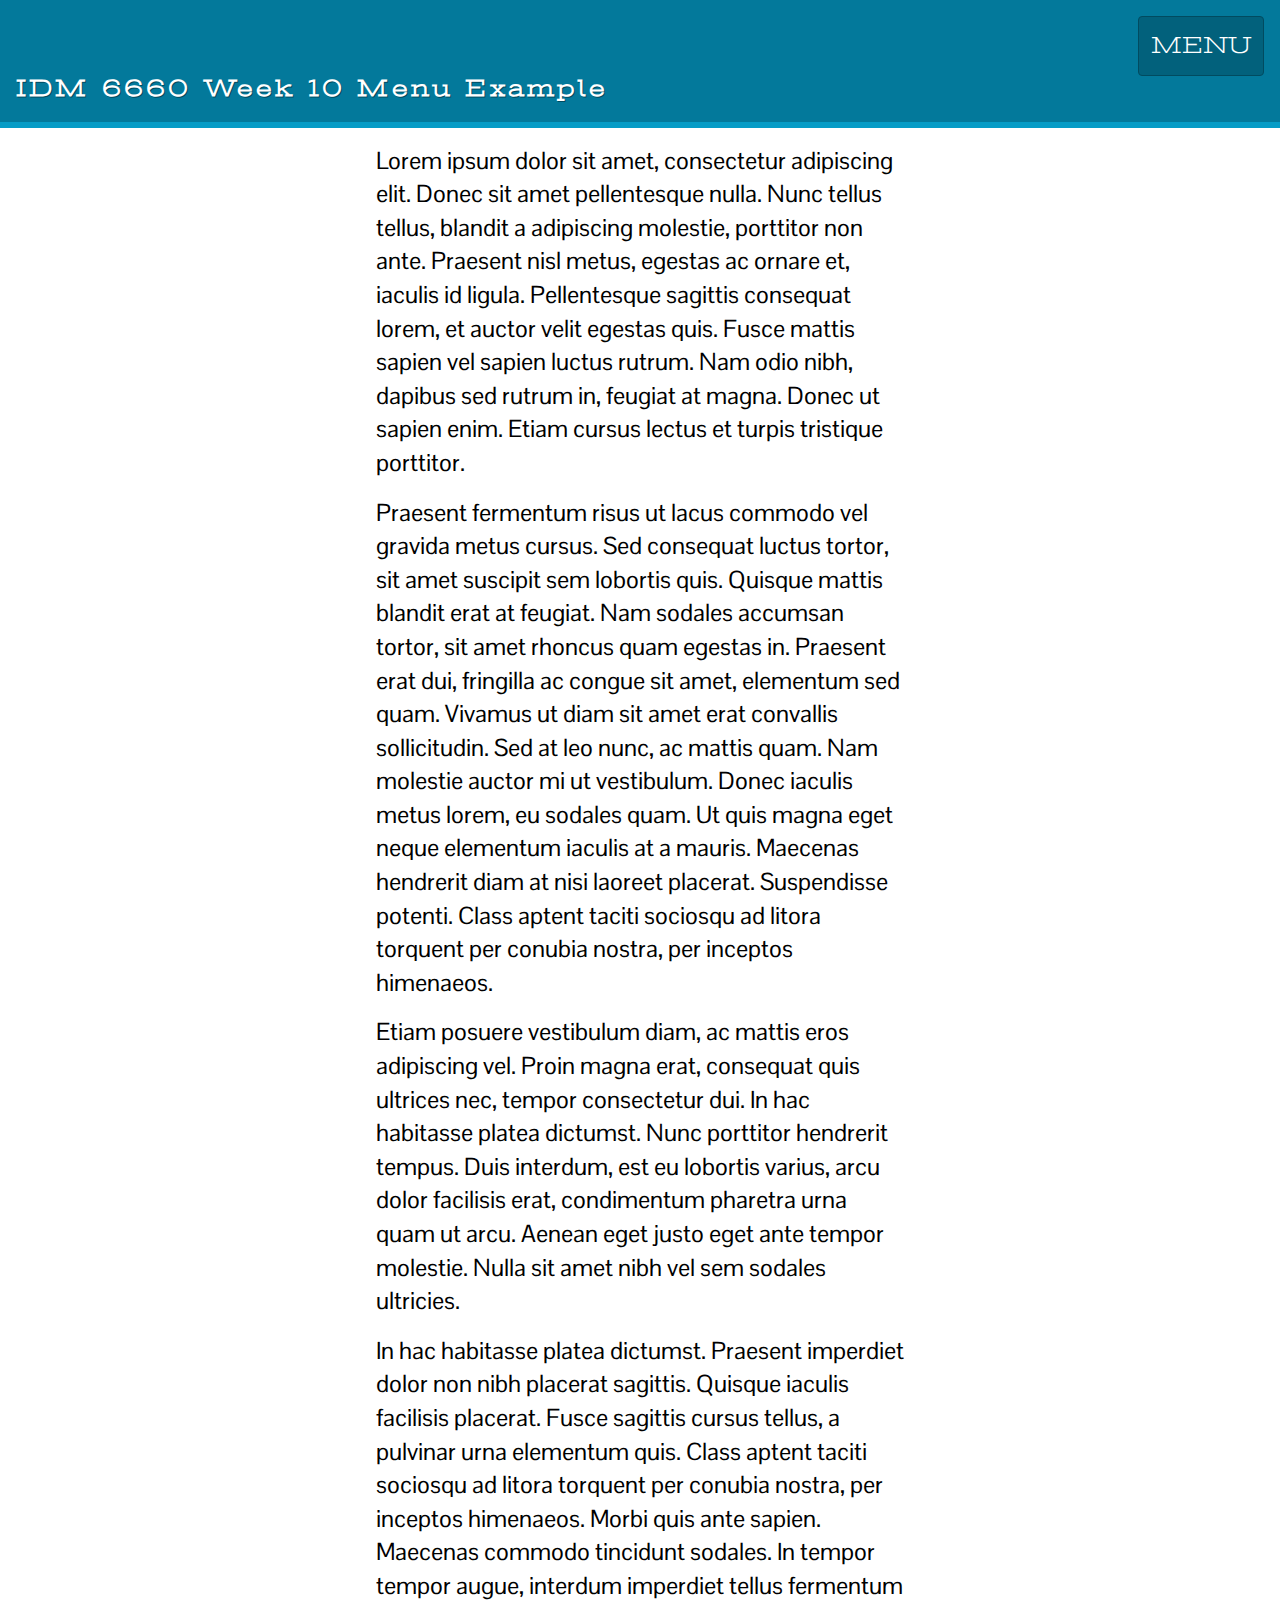
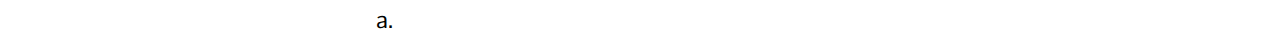
<file: week_10/PUBLIC/index.html>
<!DOCTYPE html>
<html lang="en">
  <head>
    <title>IDM 6660 Week 10 Menu Example</title>
    <meta charset="utf-8">
    <meta name="viewport" content="width=device-width, initial-scale=1.0">

    <link href="https://fonts.googleapis.com/css?family=Pontano+Sans|Stint+Ultra+Expanded" rel="stylesheet">
    <link rel="stylesheet" href="css/css.css">
  </head>
  <body class="toggle_nav">
    <header>
      <h1>IDM 6660 Week&nbsp;10 Menu&nbsp;Example</h1>
      <nav id="nav_top" class="nav_main">
        <input type="checkbox" name="menu_cntrl" id="menu_cntrl" class="menu_cntrl" value="value">
        <label for="menu_cntrl" class="menu_cntrl_label">Menu</label>
        <ul>
          <label for="menu_cntrl">x</label>
          <li><a href="#">Home</a></li>
          <li><a href="#">About</a></li>
          <li><a href="#">Store</a></li>
          <li><a href="#">Blog</a></li>
          <li><a href="#">Contact</a></li>
          <li><a href="#">Map</a></li>
        </ul>
      </nav>
    </header>

    <section>
      <p>Lorem ipsum dolor sit amet, consectetur adipiscing elit. Donec sit amet pellentesque nulla. Nunc tellus tellus, blandit a adipiscing molestie, porttitor non ante. Praesent nisl metus, egestas ac ornare et, iaculis id ligula. Pellentesque sagittis consequat lorem, et auctor velit egestas quis. Fusce mattis sapien vel sapien luctus rutrum. Nam odio nibh, dapibus sed rutrum in, feugiat at magna. Donec ut sapien enim. Etiam cursus lectus et turpis tristique porttitor.</p>
      <p>Praesent fermentum risus ut lacus commodo vel gravida metus cursus. Sed consequat luctus tortor, sit amet suscipit sem lobortis quis. Quisque mattis blandit erat at feugiat. Nam sodales accumsan tortor, sit amet rhoncus quam egestas in. Praesent erat dui, fringilla ac congue sit amet, elementum sed quam. Vivamus ut diam sit amet erat convallis sollicitudin. Sed at leo nunc, ac mattis quam. Nam molestie auctor mi ut vestibulum. Donec iaculis metus lorem, eu sodales quam. Ut quis magna eget neque elementum iaculis at a mauris. Maecenas hendrerit diam at nisi laoreet placerat. Suspendisse potenti. Class aptent taciti sociosqu ad litora torquent per conubia nostra, per inceptos himenaeos.</p>
      <p>Etiam posuere vestibulum diam, ac mattis eros adipiscing vel. Proin magna erat, consequat quis ultrices nec, tempor consectetur dui. In hac habitasse platea dictumst. Nunc porttitor hendrerit tempus. Duis interdum, est eu lobortis varius, arcu dolor facilisis erat, condimentum pharetra urna quam ut arcu. Aenean eget justo eget ante tempor molestie. Nulla sit amet nibh vel sem sodales ultricies.</p>
      <p>In hac habitasse platea dictumst. Praesent imperdiet dolor non nibh placerat sagittis. Quisque iaculis facilisis placerat. Fusce sagittis cursus tellus, a pulvinar urna elementum quis. Class aptent taciti sociosqu ad litora torquent per conubia nostra, per inceptos himenaeos. Morbi quis ante sapien. Maecenas commodo tincidunt sodales. In tempor tempor augue, interdum imperdiet tellus fermentum a.</p>
    </section>
  </body>
</html>
</file>
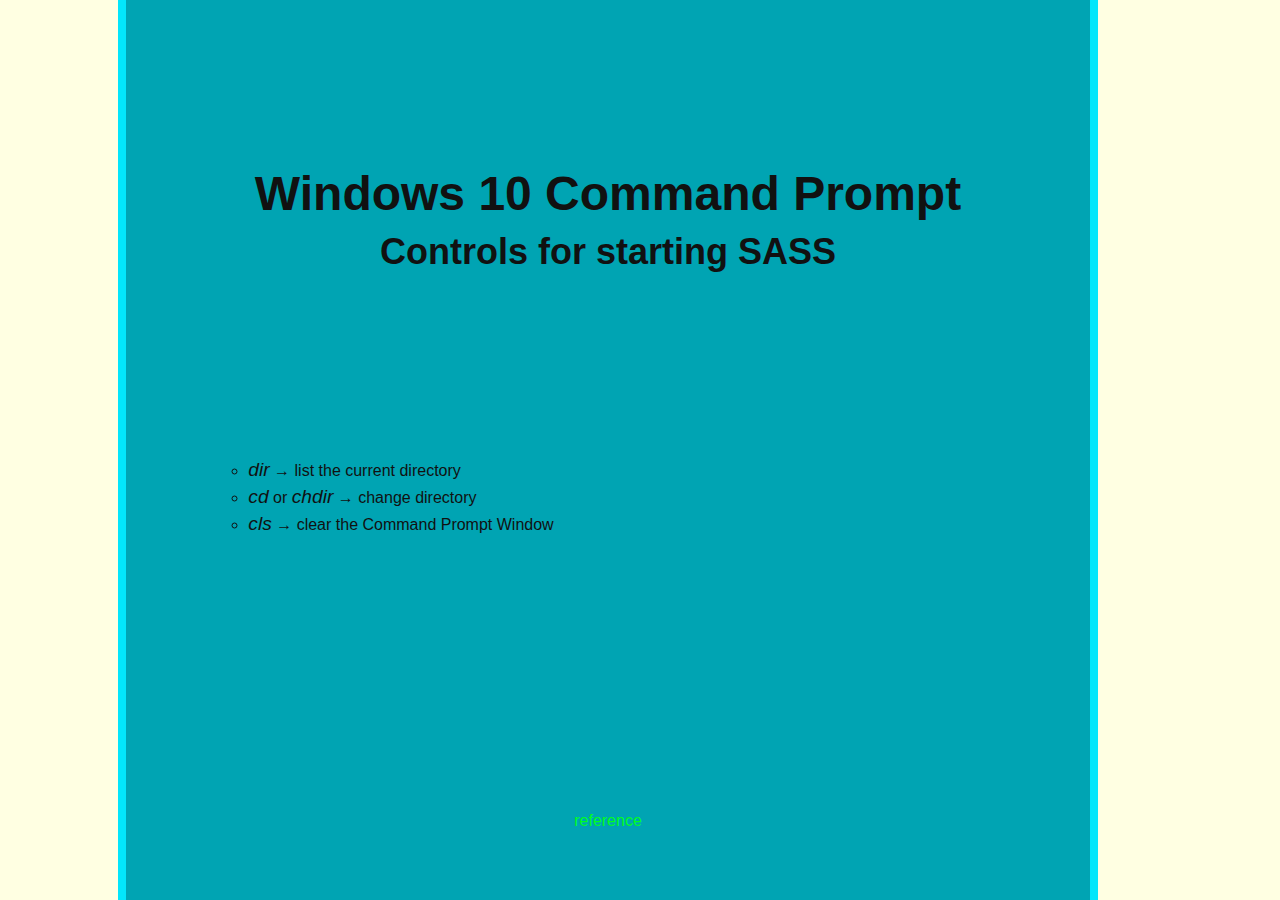
<file: week_08/check-in-8/PUBLIC/index.html>
<!doctype html>
<html lang="en">
  <head>
    <meta charset="utf-8">
    <meta http-equiv="x-ua-compatible" content="ie=edge">
    <title>SASS Demo</title>
    <meta name="viewport" content="width=device-width, initial-scale=1.0">

    <link rel="stylesheet" href="css/css.css">
  </head>
  <body>
    <section>
      <h1>Windows 10 Command Prompt</h1>
      <h2>Controls for starting SASS</h2>
      <ul>
        <li><em>dir</em> &rarr; list the current directory</li>
        <li><em>cd</em> or <em>chdir</em> &rarr; change directory</li>
        <li><em>cls</em> &rarr; clear the Command Prompt Window</li>
      </ul>
    </section>
    <footer>
      <a href="https://www.lifewire.com/list-of-command-prompt-commands-4092302" title="List of Command Prompt Commands" target="_blank">reference</a>
    </footer>
  </body>
</html>
</file>
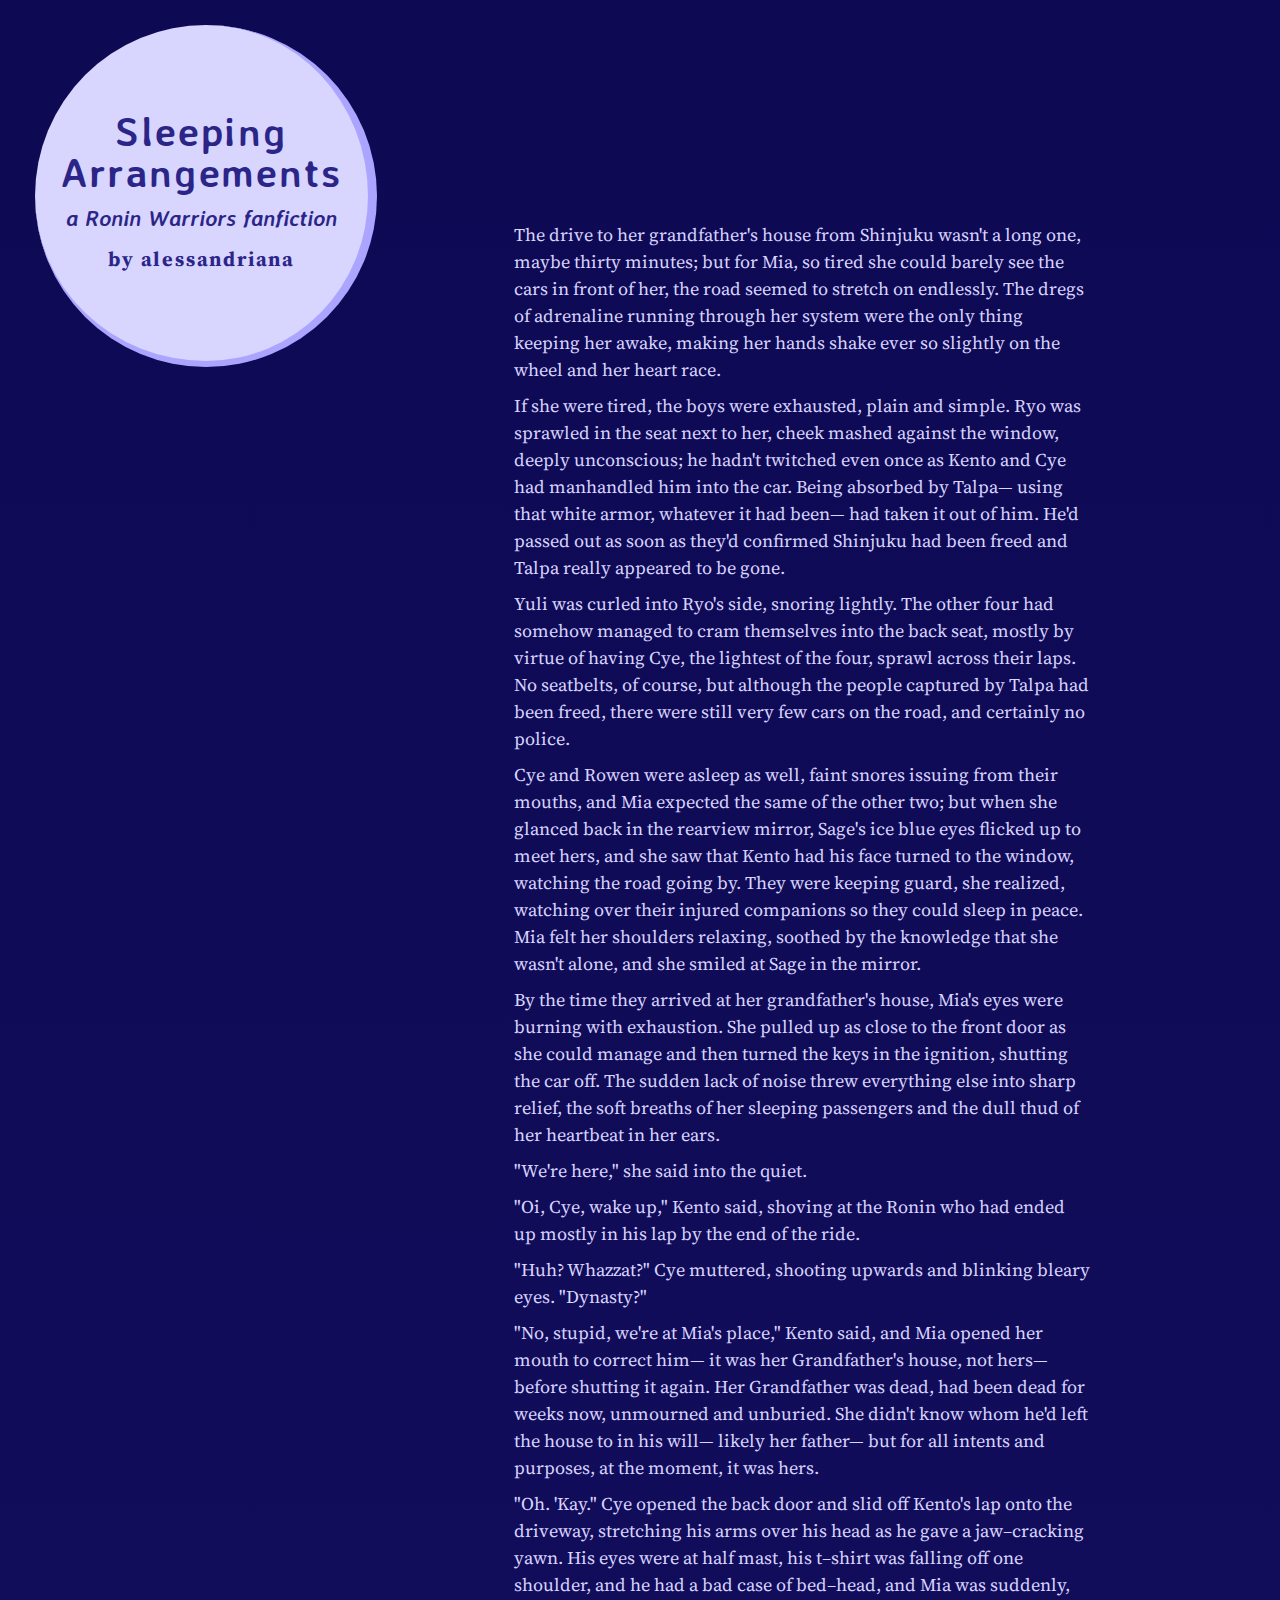
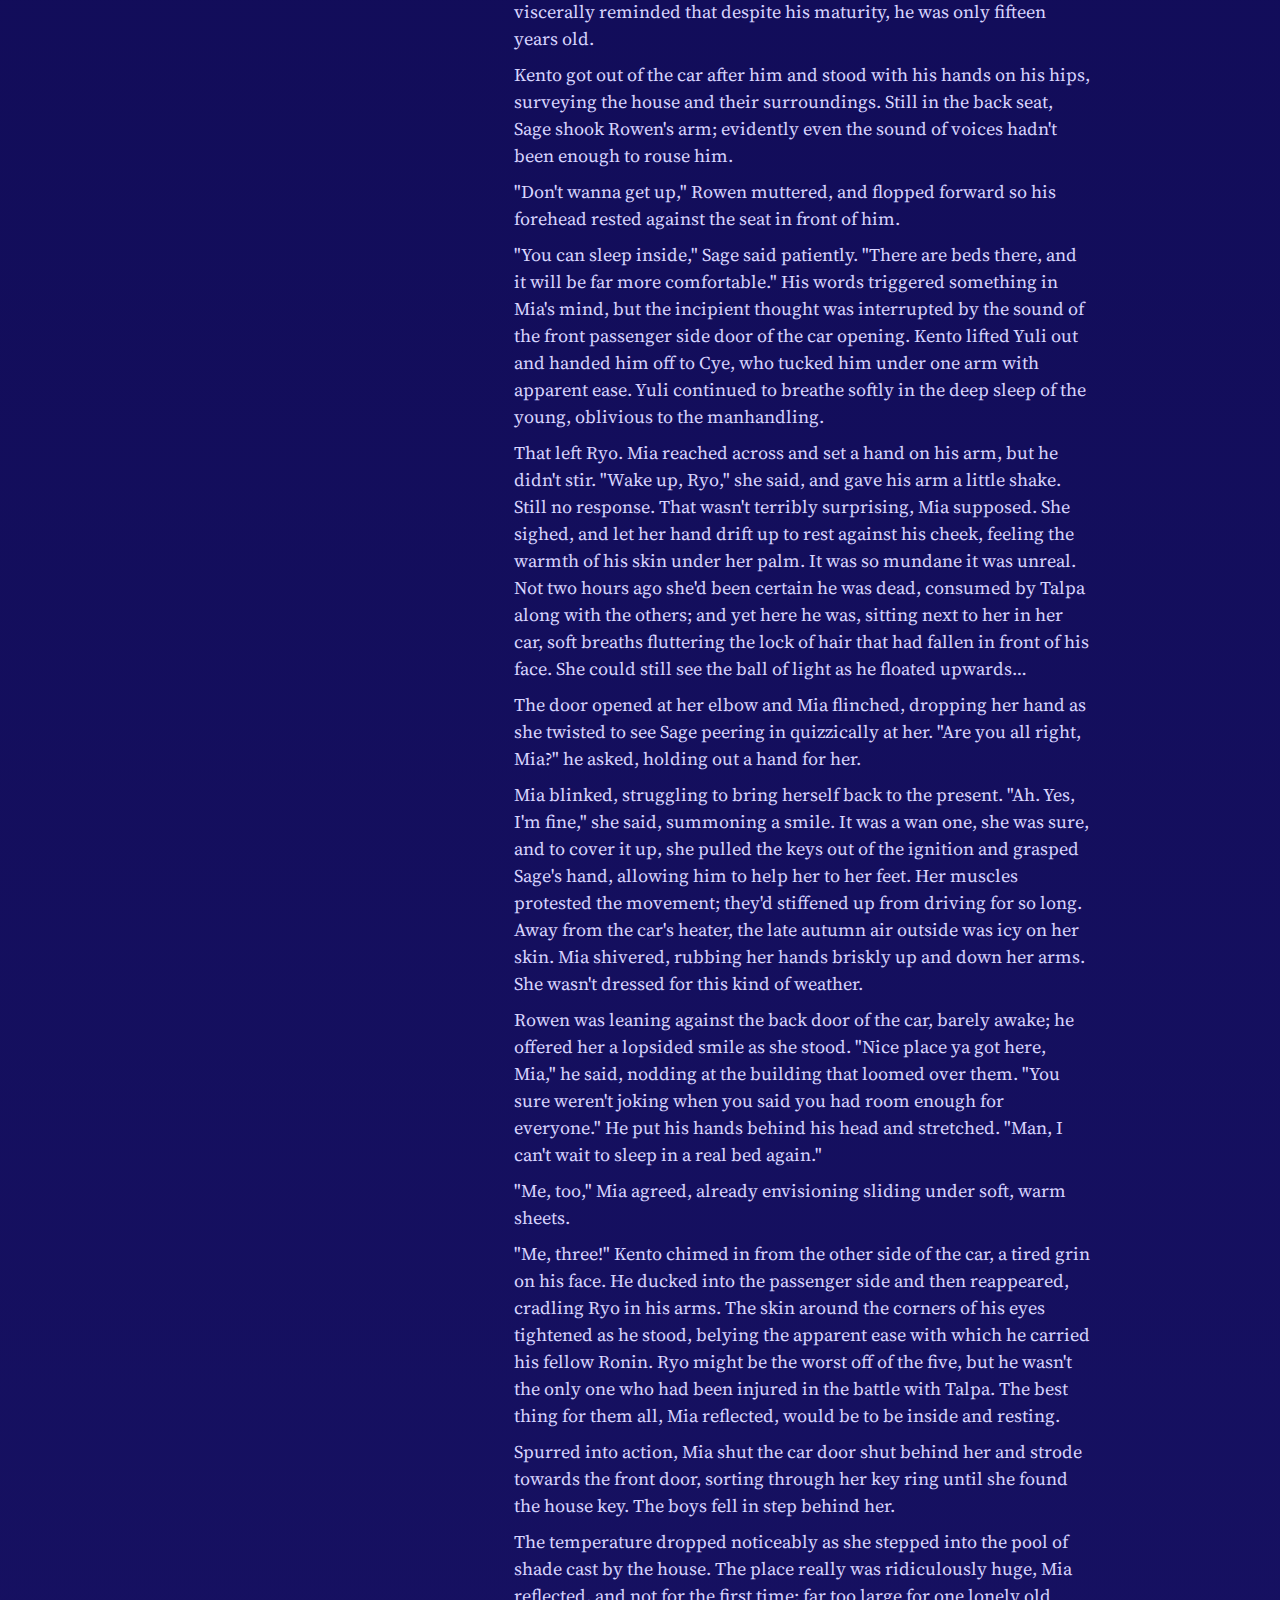
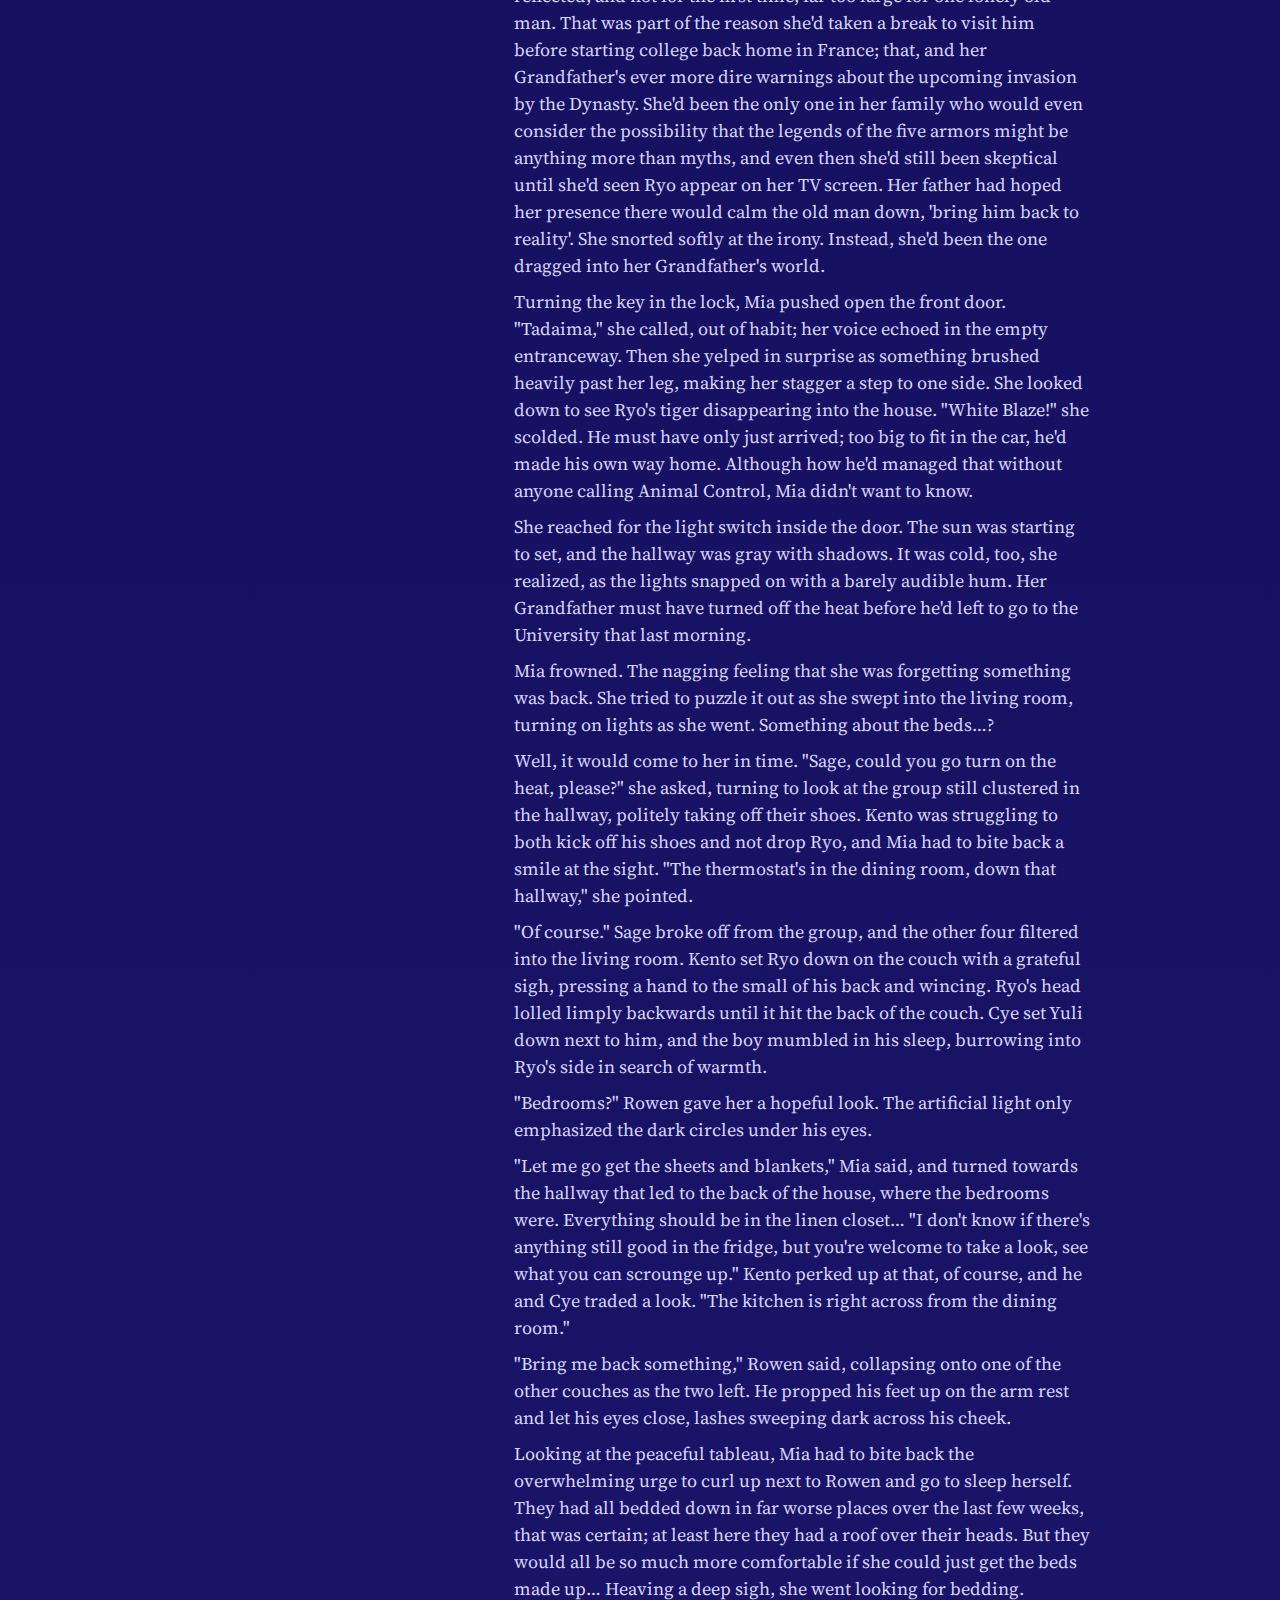
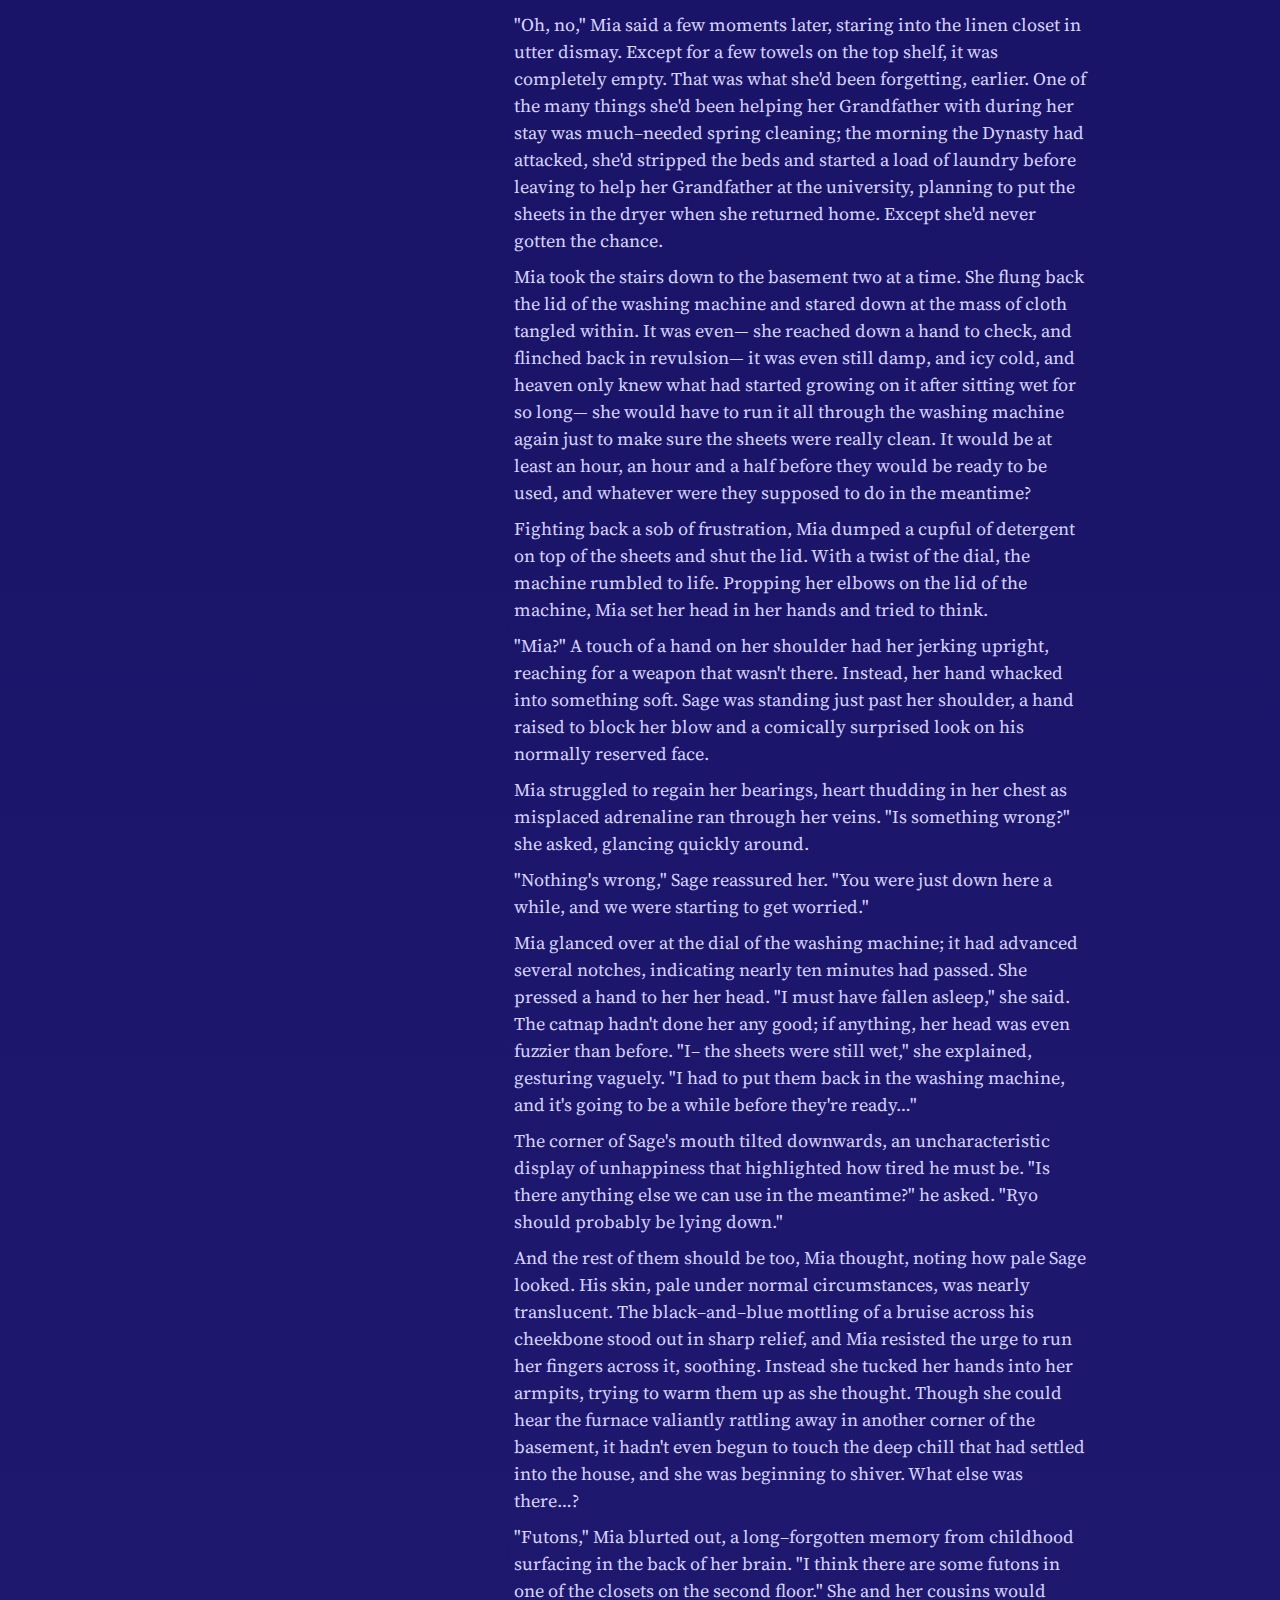
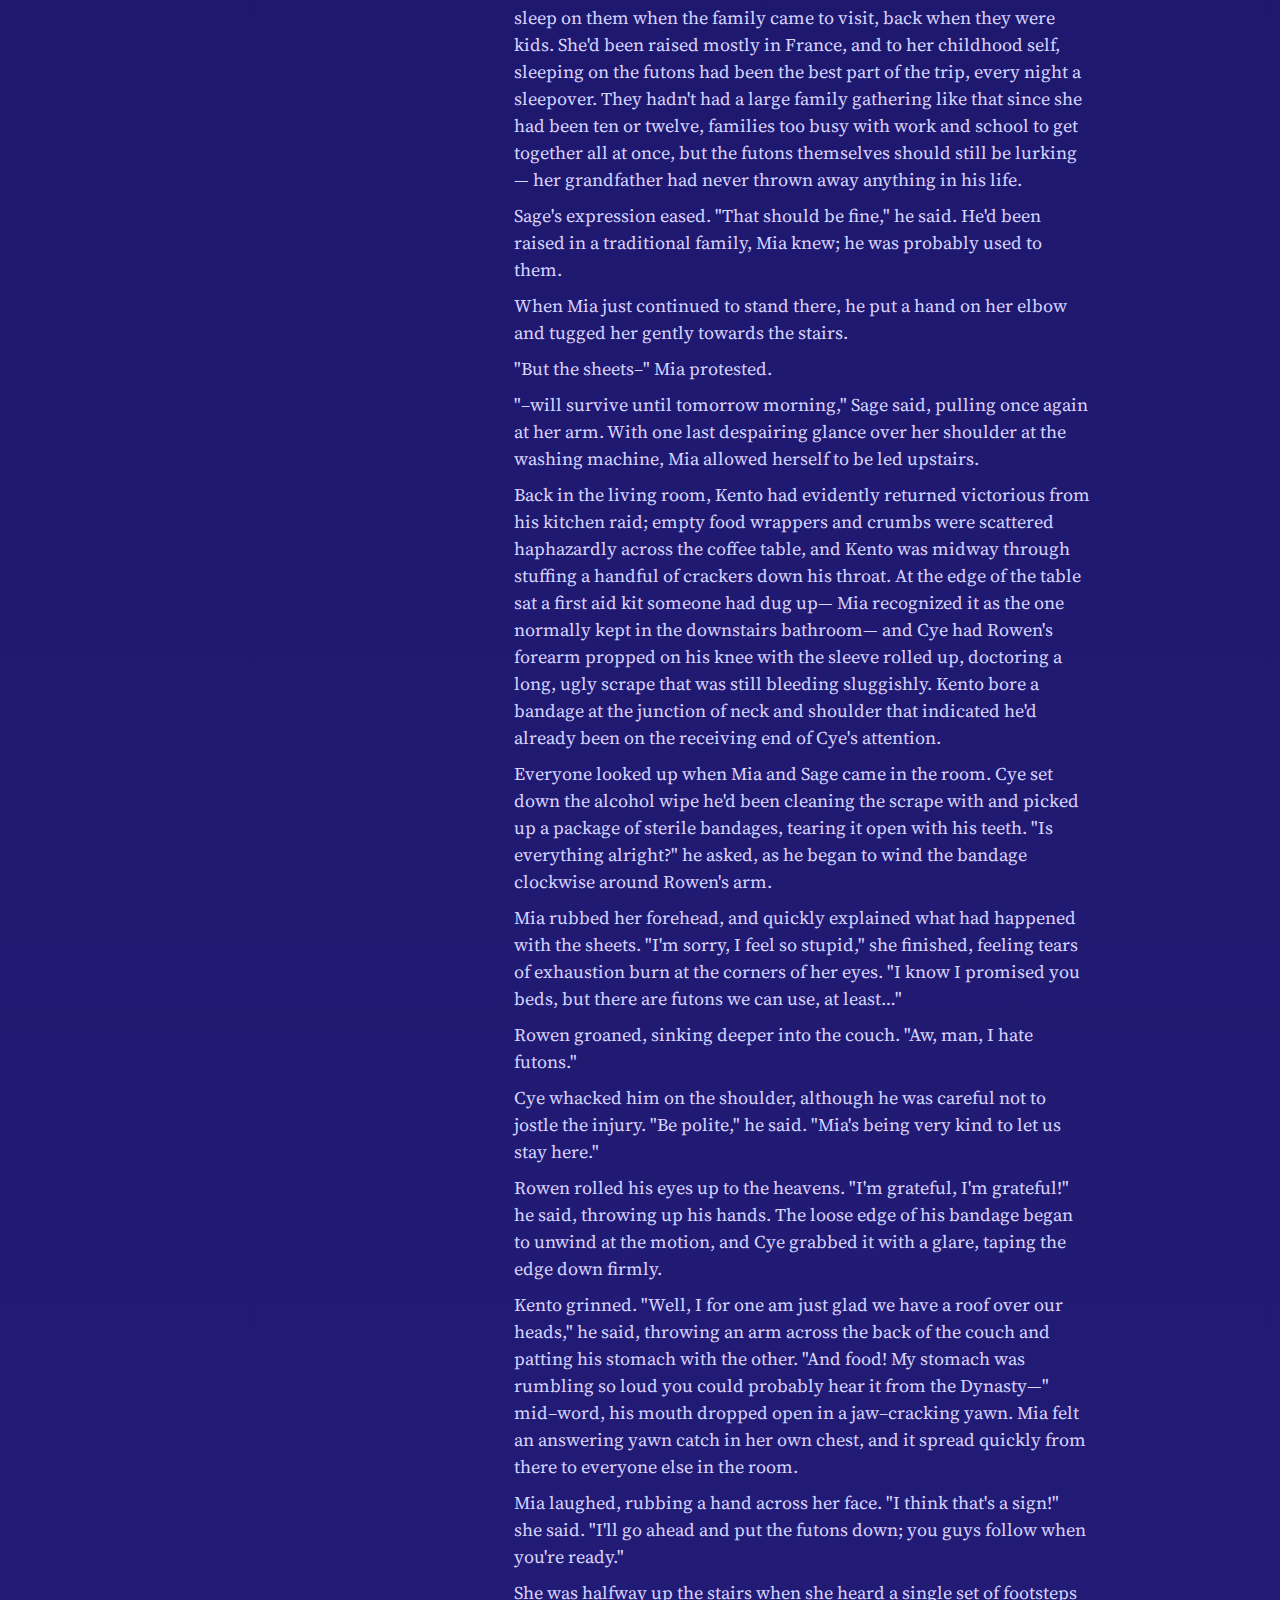
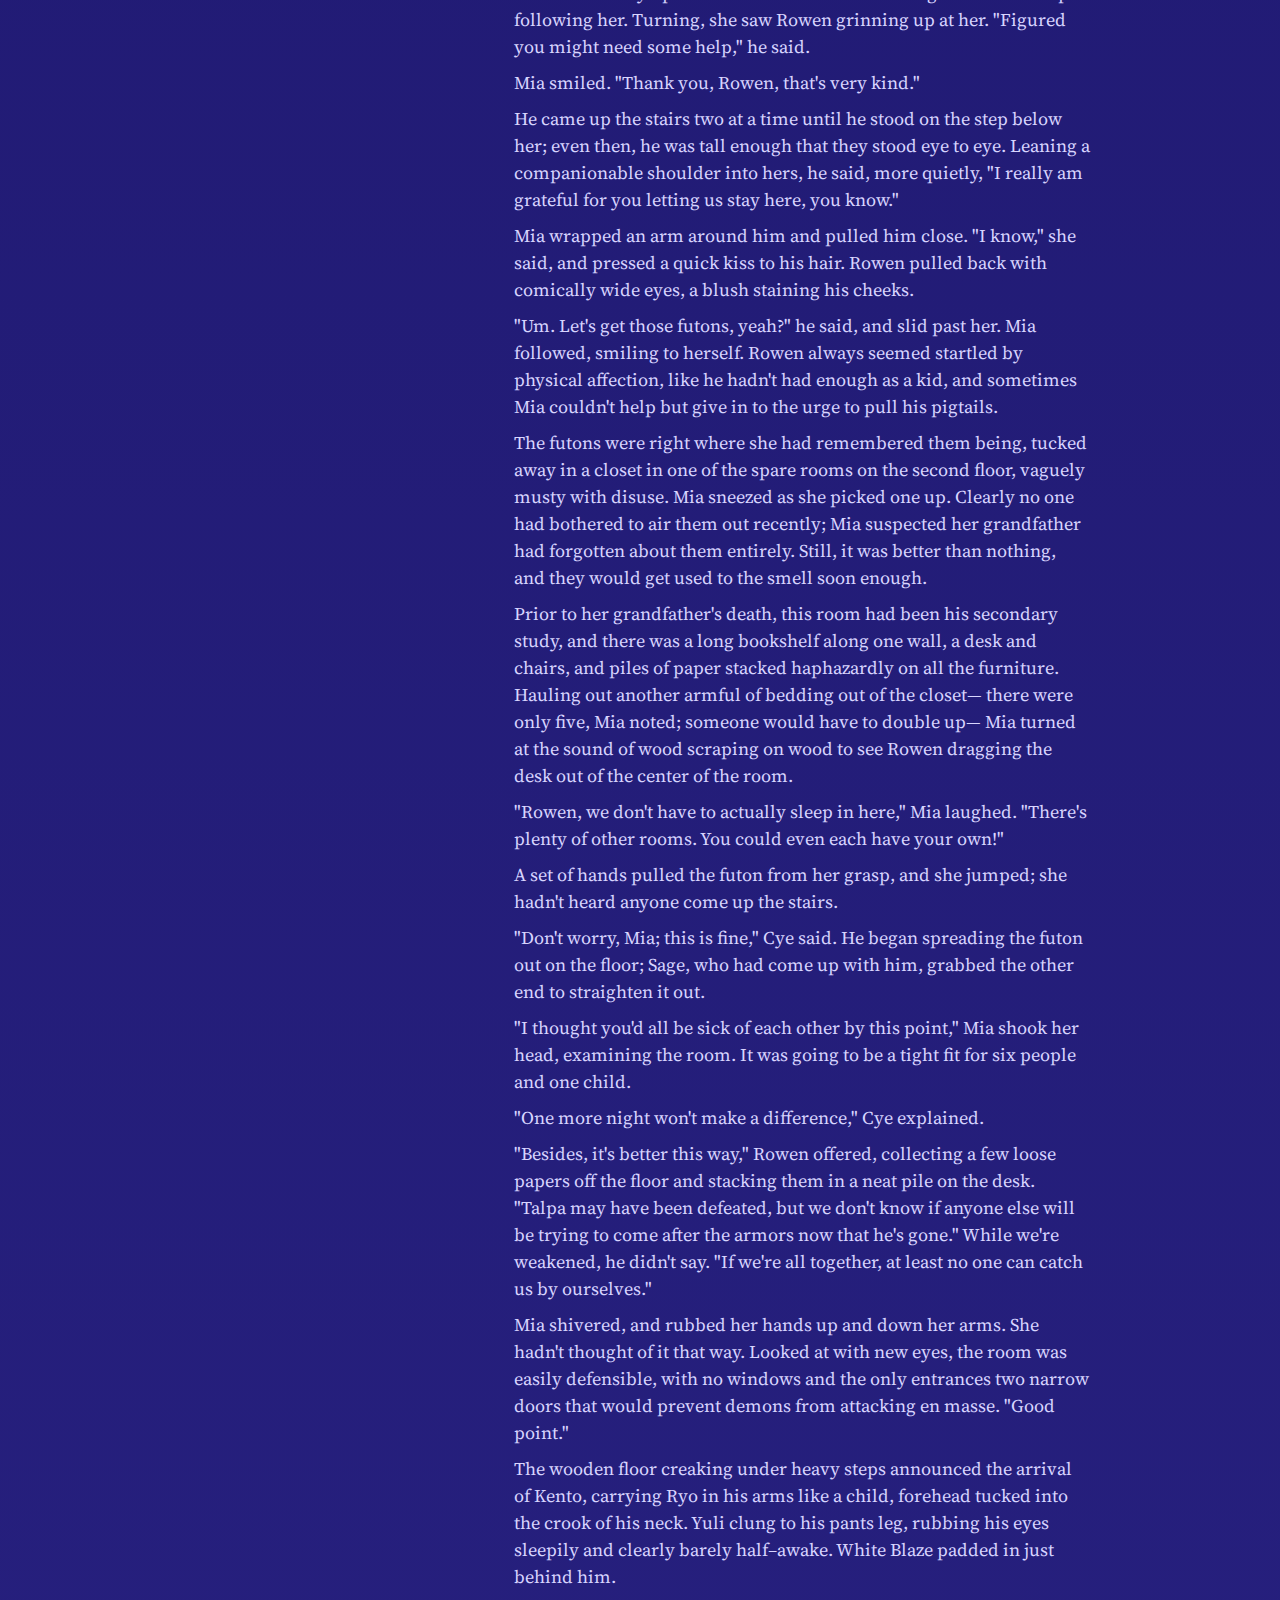
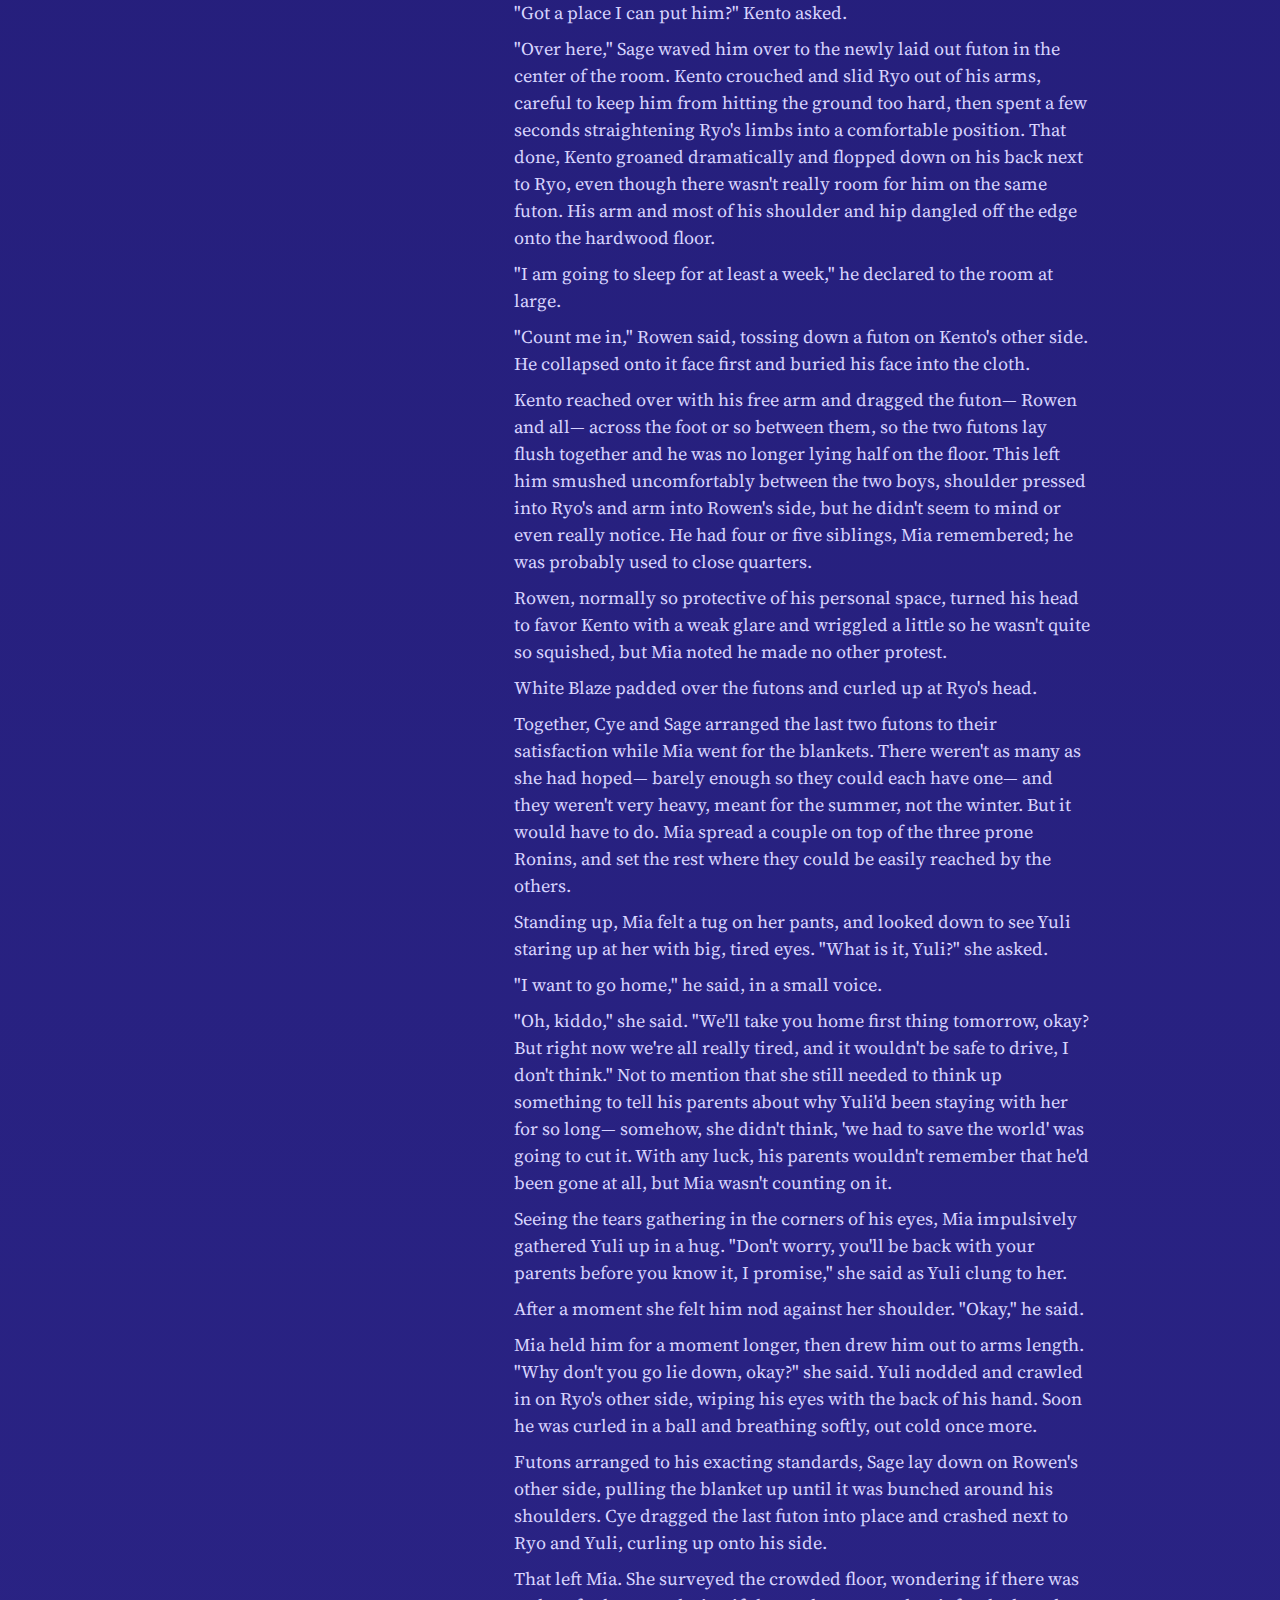
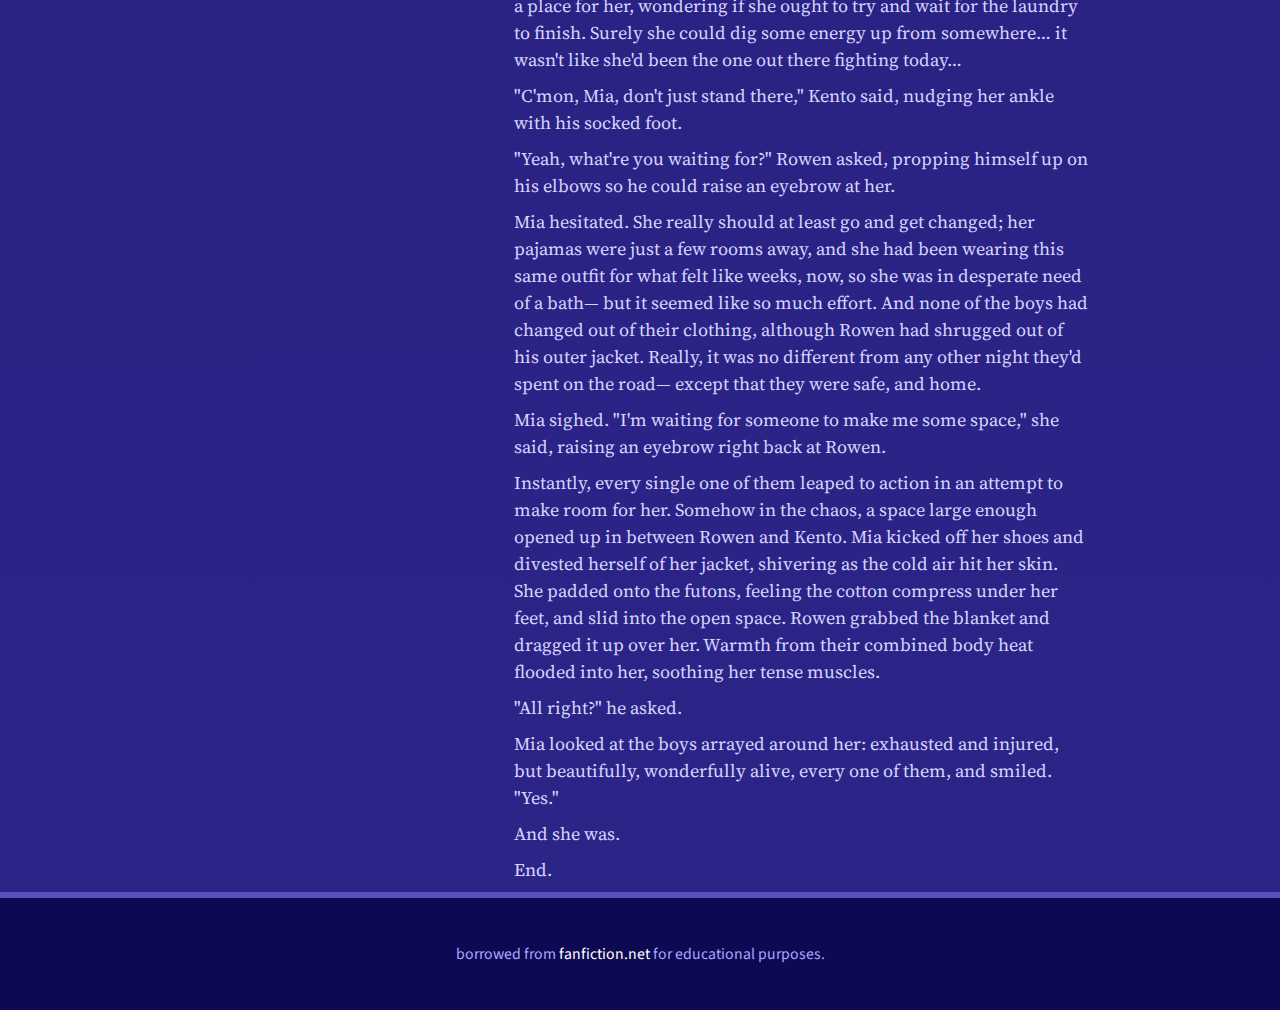
<file: week_09/assignment_09/PUBLIC/index.html>
<!doctype html>
<html>
  <head>
    <title>Sleeping Arrangements</title>
    <meta charset="utf-8">
    <meta name="viewport" content="width=device-width, initial-scale=1.0">

    <link href="https://fonts.googleapis.com/css?family=Averia+Sans+Libre:700,700i|Source+Sans+Pro|Source+Serif+Pro" rel="stylesheet">
    <link rel="stylesheet" href="css/css.css">
  </head>
  <body>
    <div class="wrap">
      <header>
        <div class="hs">
          <h1>Sleeping Arrangements</h1>
          <h2>a Ronin Warriors fanfiction</h2>
          <h3>by alessandriana</h3>
        </div>
      </header>
      <section>
        <p id="start">The drive to her grandfather's house from Shinjuku wasn't a long one, maybe thirty minutes; but for Mia, so tired she could barely see the cars in front of her, the road seemed to stretch on endlessly. The dregs of adrenaline running through her system were the only thing keeping her awake, making her hands shake ever so slightly on the wheel and her heart race.</p>
        <p>If she were tired, the boys were exhausted, plain and simple. Ryo was sprawled in the seat next to her, cheek mashed against the window, deeply unconscious; he hadn't twitched even once as Kento and Cye had manhandled him into the car. Being absorbed by Talpa&mdash; using that white armor, whatever it had been&mdash; had taken it out of him. He'd passed out as soon as they'd confirmed Shinjuku had been freed and Talpa really appeared to be gone.</p>
        <p>Yuli was curled into Ryo's side, snoring lightly. The other four had somehow managed to cram themselves into the back seat, mostly by virtue of having Cye, the lightest of the four, sprawl across their laps. No seatbelts, of course, but although the people captured by Talpa had been freed, there were still very few cars on the road, and certainly no police.</p>
        <p>Cye and Rowen were asleep as well, faint snores issuing from their mouths, and Mia expected the same of the other two; but when she glanced back in the rearview mirror, Sage's ice blue eyes flicked up to meet hers, and she saw that Kento had his face turned to the window, watching the road going by. They were keeping guard, she realized, watching over their injured companions so they could sleep in peace. Mia felt her shoulders relaxing, soothed by the knowledge that she wasn't alone, and she smiled at Sage in the mirror.</p>
        <p>By the time they arrived at her grandfather's house, Mia's eyes were burning with exhaustion. She pulled up as close to the front door as she could manage and then turned the keys in the ignition, shutting the car off. The sudden lack of noise threw everything else into sharp relief, the soft breaths of her sleeping passengers and the dull thud of her heartbeat in her ears.</p>
        <p>"We're here," she said into the quiet.</p>
        <p>"Oi, Cye, wake up," Kento said, shoving at the Ronin who had ended up mostly in his lap by the end of the ride.</p>
        <p>"Huh? Whazzat?" Cye muttered, shooting upwards and blinking bleary eyes. "Dynasty?"</p>
        <p>"No, stupid, we're at Mia's place," Kento said, and Mia opened her mouth to correct him&mdash; it was her Grandfather's house, not hers&mdash; before shutting it again. Her Grandfather was dead, had been dead for weeks now, unmourned and unburied. She didn't know whom he'd left the house to in his will&mdash; likely her father&mdash; but for all intents and purposes, at the moment, it was hers.</p>
        <p>"Oh. 'Kay." Cye opened the back door and slid off Kento's lap onto the driveway, stretching his arms over his head as he gave a jaw&ndash;cracking yawn. His eyes were at half mast, his t&ndash;shirt was falling off one shoulder, and he had a bad case of bed&ndash;head, and Mia was suddenly, viscerally reminded that despite his maturity, he was only fifteen years old.</p>
        <p>Kento got out of the car after him and stood with his hands on his hips, surveying the house and their surroundings. Still in the back seat, Sage shook Rowen's arm; evidently even the sound of voices hadn't been enough to rouse him.</p>
        <p>"Don't wanna get up," Rowen muttered, and flopped forward so his forehead rested against the seat in front of him.</p>
        <p>"You can sleep inside," Sage said patiently. "There are beds there, and it will be far more comfortable." His words triggered something in Mia's mind, but the incipient thought was interrupted by the sound of the front passenger side door of the car opening. Kento lifted Yuli out and handed him off to Cye, who tucked him under one arm with apparent ease. Yuli continued to breathe softly in the deep sleep of the young, oblivious to the manhandling.</p>
        <p>That left Ryo. Mia reached across and set a hand on his arm, but he didn't stir. "Wake up, Ryo," she said, and gave his arm a little shake. Still no response. That wasn't terribly surprising, Mia supposed. She sighed, and let her hand drift up to rest against his cheek, feeling the warmth of his skin under her palm. It was so mundane it was unreal. Not two hours ago she'd been certain he was dead, consumed by Talpa along with the others; and yet here he was, sitting next to her in her car, soft breaths fluttering the lock of hair that had fallen in front of his face. She could still see the ball of light as he floated upwards&hellip;</p>
        <p>The door opened at her elbow and Mia flinched, dropping her hand as she twisted to see Sage peering in quizzically at her. "Are you all right, Mia?" he asked, holding out a hand for her.</p>
        <p>Mia blinked, struggling to bring herself back to the present. "Ah. Yes, I'm fine," she said, summoning a smile. It was a wan one, she was sure, and to cover it up, she pulled the keys out of the ignition and grasped Sage's hand, allowing him to help her to her feet. Her muscles protested the movement; they'd stiffened up from driving for so long. Away from the car's heater, the late autumn air outside was icy on her skin. Mia shivered, rubbing her hands briskly up and down her arms. She wasn't dressed for this kind of weather.</p>
        <p>Rowen was leaning against the back door of the car, barely awake; he offered her a lopsided smile as she stood. "Nice place ya got here, Mia," he said, nodding at the building that loomed over them. "You sure weren't joking when you said you had room enough for everyone." He put his hands behind his head and stretched. "Man, I can't wait to sleep in a real bed again."</p>
        <p>"Me, too," Mia agreed, already envisioning sliding under soft, warm sheets.</p>
        <p>"Me, three!" Kento chimed in from the other side of the car, a tired grin on his face. He ducked into the passenger side and then reappeared, cradling Ryo in his arms. The skin around the corners of his eyes tightened as he stood, belying the apparent ease with which he carried his fellow Ronin. Ryo might be the worst off of the five, but he wasn't the only one who had been injured in the battle with Talpa. The best thing for them all, Mia reflected, would be to be inside and resting.</p>
        <p>Spurred into action, Mia shut the car door shut behind her and strode towards the front door, sorting through her key ring until she found the house key. The boys fell in step behind her.</p>
        <p>The temperature dropped noticeably as she stepped into the pool of shade cast by the house. The place really was ridiculously huge, Mia reflected, and not for the first time; far too large for one lonely old man. That was part of the reason she'd taken a break to visit him before starting college back home in France; that, and her Grandfather's ever more dire warnings about the upcoming invasion by the Dynasty. She'd been the only one in her family who would even consider the possibility that the legends of the five armors might be anything more than myths, and even then she'd still been skeptical until she'd seen Ryo appear on her TV screen. Her father had hoped her presence there would calm the old man down, 'bring him back to reality'. She snorted softly at the irony. Instead, she'd been the one dragged into her Grandfather's world.</p>
        <p>Turning the key in the lock, Mia pushed open the front door. "Tadaima," she called, out of habit; her voice echoed in the empty entranceway. Then she yelped in surprise as something brushed heavily past her leg, making her stagger a step to one side. She looked down to see Ryo's tiger disappearing into the house. "White Blaze!" she scolded. He must have only just arrived; too big to fit in the car, he'd made his own way home. Although how he'd managed that without anyone calling Animal Control, Mia didn't want to know.</p>
        <p>She reached for the light switch inside the door. The sun was starting to set, and the hallway was gray with shadows. It was cold, too, she realized, as the lights snapped on with a barely audible hum. Her Grandfather must have turned off the heat before he'd left to go to the University that last morning.</p>
        <p>Mia frowned. The nagging feeling that she was forgetting something was back. She tried to puzzle it out as she swept into the living room, turning on lights as she went. Something about the beds&hellip;?</p>
        <p>Well, it would come to her in time. "Sage, could you go turn on the heat, please?" she asked, turning to look at the group still clustered in the hallway, politely taking off their shoes. Kento was struggling to both kick off his shoes and not drop Ryo, and Mia had to bite back a smile at the sight. "The thermostat's in the dining room, down that hallway," she pointed.</p>
        <p>"Of course." Sage broke off from the group, and the other four filtered into the living room. Kento set Ryo down on the couch with a grateful sigh, pressing a hand to the small of his back and wincing. Ryo's head lolled limply backwards until it hit the back of the couch. Cye set Yuli down next to him, and the boy mumbled in his sleep, burrowing into Ryo's side in search of warmth.</p>
        <p>"Bedrooms?" Rowen gave her a hopeful look. The artificial light only emphasized the dark circles under his eyes.</p>
        <p>"Let me go get the sheets and blankets," Mia said, and turned towards the hallway that led to the back of the house, where the bedrooms were. Everything should be in the linen closet&hellip; "I don't know if there's anything still good in the fridge, but you're welcome to take a look, see what you can scrounge up." Kento perked up at that, of course, and he and Cye traded a look. "The kitchen is right across from the dining room."</p>
        <p>"Bring me back something," Rowen said, collapsing onto one of the other couches as the two left. He propped his feet up on the arm rest and let his eyes close, lashes sweeping dark across his cheek.</p>
        <p>Looking at the peaceful tableau, Mia had to bite back the overwhelming urge to curl up next to Rowen and go to sleep herself. They had all bedded down in far worse places over the last few weeks, that was certain; at least here they had a roof over their heads. But they would all be so much more comfortable if she could just get the beds made up&hellip; Heaving a deep sigh, she went looking for bedding.</p>
        <p>"Oh, no," Mia said a few moments later, staring into the linen closet in utter dismay. Except for a few towels on the top shelf, it was completely empty. That was what she'd been forgetting, earlier. One of the many things she'd been helping her Grandfather with during her stay was much&ndash;needed spring cleaning; the morning the Dynasty had attacked, she'd stripped the beds and started a load of laundry before leaving to help her Grandfather at the university, planning to put the sheets in the dryer when she returned home. Except she'd never gotten the chance.</p>
        <p>Mia took the stairs down to the basement two at a time. She flung back the lid of the washing machine and stared down at the mass of cloth tangled within. It was even&mdash; she reached down a hand to check, and flinched back in revulsion&mdash; it was even still damp, and icy cold, and heaven only knew what had started growing on it after sitting wet for so long&mdash; she would have to run it all through the washing machine again just to make sure the sheets were really clean. It would be at least an hour, an hour and a half before they would be ready to be used, and whatever were they supposed to do in the meantime?</p>
        <p>Fighting back a sob of frustration, Mia dumped a cupful of detergent on top of the sheets and shut the lid. With a twist of the dial, the machine rumbled to life. Propping her elbows on the lid of the machine, Mia set her head in her hands and tried to think.</p>
        <p>"Mia?" A touch of a hand on her shoulder had her jerking upright, reaching for a weapon that wasn't there. Instead, her hand whacked into something soft. Sage was standing just past her shoulder, a hand raised to block her blow and a comically surprised look on his normally reserved face.</p>
        <p>Mia struggled to regain her bearings, heart thudding in her chest as misplaced adrenaline ran through her veins. "Is something wrong?" she asked, glancing quickly around.</p>
        <p>"Nothing's wrong," Sage reassured her. "You were just down here a while, and we were starting to get worried."</p>
        <p>Mia glanced over at the dial of the washing machine; it had advanced several notches, indicating nearly ten minutes had passed. She pressed a hand to her her head. "I must have fallen asleep," she said. The catnap hadn't done her any good; if anything, her head was even fuzzier than before. "I&ndash; the sheets were still wet," she explained, gesturing vaguely. "I had to put them back in the washing machine, and it's going to be a while before they're ready&hellip;"</p>
        <p>The corner of Sage's mouth tilted downwards, an uncharacteristic display of unhappiness that highlighted how tired he must be. "Is there anything else we can use in the meantime?" he asked. "Ryo should probably be lying down."</p>
        <p>And the rest of them should be too, Mia thought, noting how pale Sage looked. His skin, pale under normal circumstances, was nearly translucent. The black&ndash;and&ndash;blue mottling of a bruise across his cheekbone stood out in sharp relief, and Mia resisted the urge to run her fingers across it, soothing. Instead she tucked her hands into her armpits, trying to warm them up as she thought. Though she could hear the furnace valiantly rattling away in another corner of the basement, it hadn't even begun to touch the deep chill that had settled into the house, and she was beginning to shiver. What else was there&hellip;?</p>
        <p>"Futons," Mia blurted out, a long&ndash;forgotten memory from childhood surfacing in the back of her brain. "I think there are some futons in one of the closets on the second floor." She and her cousins would sleep on them when the family came to visit, back when they were kids. She'd been raised mostly in France, and to her childhood self, sleeping on the futons had been the best part of the trip, every night a sleepover. They hadn't had a large family gathering like that since she had been ten or twelve, families too busy with work and school to get together all at once, but the futons themselves should still be lurking&mdash; her grandfather had never thrown away anything in his life.</p>
        <p>Sage's expression eased. "That should be fine," he said. He'd been raised in a traditional family, Mia knew; he was probably used to them.</p>
        <p>When Mia just continued to stand there, he put a hand on her elbow and tugged her gently towards the stairs.</p>
        <p>"But the sheets&ndash;" Mia protested.</p>
        <p>"&ndash;will survive until tomorrow morning," Sage said, pulling once again at her arm. With one last despairing glance over her shoulder at the washing machine, Mia allowed herself to be led upstairs.</p>
        <p>Back in the living room, Kento had evidently returned victorious from his kitchen raid; empty food wrappers and crumbs were scattered haphazardly across the coffee table, and Kento was midway through stuffing a handful of crackers down his throat. At the edge of the table sat a first aid kit someone had dug up&mdash; Mia recognized it as the one normally kept in the downstairs bathroom&mdash; and Cye had Rowen's forearm propped on his knee with the sleeve rolled up, doctoring a long, ugly scrape that was still bleeding sluggishly. Kento bore a bandage at the junction of neck and shoulder that indicated he'd already been on the receiving end of Cye's attention.</p>
        <p>Everyone looked up when Mia and Sage came in the room. Cye set down the alcohol wipe he'd been cleaning the scrape with and picked up a package of sterile bandages, tearing it open with his teeth. "Is everything alright?" he asked, as he began to wind the bandage clockwise around Rowen's arm.</p>
        <p>Mia rubbed her forehead, and quickly explained what had happened with the sheets. "I'm sorry, I feel so stupid," she finished, feeling tears of exhaustion burn at the corners of her eyes. "I know I promised you beds, but there are futons we can use, at least&hellip;"</p>
        <p>Rowen groaned, sinking deeper into the couch. "Aw, man, I hate futons."</p>
        <p>Cye whacked him on the shoulder, although he was careful not to jostle the injury. "Be polite," he said. "Mia's being very kind to let us stay here."</p>
        <p>Rowen rolled his eyes up to the heavens. "I'm grateful, I'm grateful!" he said, throwing up his hands. The loose edge of his bandage began to unwind at the motion, and Cye grabbed it with a glare, taping the edge down firmly.</p>
        <p>Kento grinned. "Well, I for one am just glad we have a roof over our heads," he said, throwing an arm across the back of the couch and patting his stomach with the other. "And food! My stomach was rumbling so loud you could probably hear it from the Dynasty&mdash;" mid&ndash;word, his mouth dropped open in a jaw&ndash;cracking yawn. Mia felt an answering yawn catch in her own chest, and it spread quickly from there to everyone else in the room.</p>
        <p>Mia laughed, rubbing a hand across her face. "I think that's a sign!" she said. "I'll go ahead and put the futons down; you guys follow when you're ready."</p>
        <p>She was halfway up the stairs when she heard a single set of footsteps following her. Turning, she saw Rowen grinning up at her. "Figured you might need some help," he said.</p>
        <p>Mia smiled. "Thank you, Rowen, that's very kind."</p>
        <p>He came up the stairs two at a time until he stood on the step below her; even then, he was tall enough that they stood eye to eye. Leaning a companionable shoulder into hers, he said, more quietly, "I really am grateful for you letting us stay here, you know."</p>
        <p>Mia wrapped an arm around him and pulled him close. "I know," she said, and pressed a quick kiss to his hair. Rowen pulled back with comically wide eyes, a blush staining his cheeks.</p>
        <p>"Um. Let's get those futons, yeah?" he said, and slid past her. Mia followed, smiling to herself. Rowen always seemed startled by physical affection, like he hadn't had enough as a kid, and sometimes Mia couldn't help but give in to the urge to pull his pigtails.</p>
        <p>The futons were right where she had remembered them being, tucked away in a closet in one of the spare rooms on the second floor, vaguely musty with disuse. Mia sneezed as she picked one up. Clearly no one had bothered to air them out recently; Mia suspected her grandfather had forgotten about them entirely. Still, it was better than nothing, and they would get used to the smell soon enough.</p>
        <p>Prior to her grandfather's death, this room had been his secondary study, and there was a long bookshelf along one wall, a desk and chairs, and piles of paper stacked haphazardly on all the furniture. Hauling out another armful of bedding out of the closet&mdash; there were only five, Mia noted; someone would have to double up&mdash; Mia turned at the sound of wood scraping on wood to see Rowen dragging the desk out of the center of the room.</p>
        <p>"Rowen, we don't have to actually sleep in here," Mia laughed. "There's plenty of other rooms. You could even each have your own!"</p>
        <p>A set of hands pulled the futon from her grasp, and she jumped; she hadn't heard anyone come up the stairs.</p>
        <p>"Don't worry, Mia; this is fine," Cye said. He began spreading the futon out on the floor; Sage, who had come up with him, grabbed the other end to straighten it out.</p>
        <p>"I thought you'd all be sick of each other by this point," Mia shook her head, examining the room. It was going to be a tight fit for six people and one child.</p>
        <p>"One more night won't make a difference," Cye explained.</p>
        <p>"Besides, it's better this way," Rowen offered, collecting a few loose papers off the floor and stacking them in a neat pile on the desk. "Talpa may have been defeated, but we don't know if anyone else will be trying to come after the armors now that he's gone." While we're weakened, he didn't say. "If we're all together, at least no one can catch us by ourselves."</p>
        <p>Mia shivered, and rubbed her hands up and down her arms. She hadn't thought of it that way. Looked at with new eyes, the room was easily defensible, with no windows and the only entrances two narrow doors that would prevent demons from attacking en masse. "Good point."</p>
        <p>The wooden floor creaking under heavy steps announced the arrival of Kento, carrying Ryo in his arms like a child, forehead tucked into the crook of his neck. Yuli clung to his pants leg, rubbing his eyes sleepily and clearly barely half&ndash;awake. White Blaze padded in just behind him.</p>
        <p>"Got a place I can put him?" Kento asked.</p>
        <p>"Over here," Sage waved him over to the newly laid out futon in the center of the room. Kento crouched and slid Ryo out of his arms, careful to keep him from hitting the ground too hard, then spent a few seconds straightening Ryo's limbs into a comfortable position. That done, Kento groaned dramatically and flopped down on his back next to Ryo, even though there wasn't really room for him on the same futon. His arm and most of his shoulder and hip dangled off the edge onto the hardwood floor.</p>
        <p>"I am going to sleep for at least a week," he declared to the room at large.</p>
        <p>"Count me in," Rowen said, tossing down a futon on Kento's other side. He collapsed onto it face first and buried his face into the cloth.</p>
        <p>Kento reached over with his free arm and dragged the futon&mdash; Rowen and all&mdash; across the foot or so between them, so the two futons lay flush together and he was no longer lying half on the floor. This left him smushed uncomfortably between the two boys, shoulder pressed into Ryo's and arm into Rowen's side, but he didn't seem to mind or even really notice. He had four or five siblings, Mia remembered; he was probably used to close quarters.</p>
        <p>Rowen, normally so protective of his personal space, turned his head to favor Kento with a weak glare and wriggled a little so he wasn't quite so squished, but Mia noted he made no other protest.</p>
        <p>White Blaze padded over the futons and curled up at Ryo's head.</p>
        <p>Together, Cye and Sage arranged the last two futons to their satisfaction while Mia went for the blankets. There weren't as many as she had hoped&mdash; barely enough so they could each have one&mdash; and they weren't very heavy, meant for the summer, not the winter. But it would have to do. Mia spread a couple on top of the three prone Ronins, and set the rest where they could be easily reached by the others.</p>
        <p>Standing up, Mia felt a tug on her pants, and looked down to see Yuli staring up at her with big, tired eyes. "What is it, Yuli?" she asked.</p>
        <p>"I want to go home," he said, in a small voice.</p>
        <p>"Oh, kiddo," she said. "We'll take you home first thing tomorrow, okay? But right now we're all really tired, and it wouldn't be safe to drive, I don't think." Not to mention that she still needed to think up something to tell his parents about why Yuli'd been staying with her for so long&mdash; somehow, she didn't think, 'we had to save the world' was going to cut it. With any luck, his parents wouldn't remember that he'd been gone at all, but Mia wasn't counting on it.</p>
        <p>Seeing the tears gathering in the corners of his eyes, Mia impulsively gathered Yuli up in a hug. "Don't worry, you'll be back with your parents before you know it, I promise," she said as Yuli clung to her.</p>
        <p>After a moment she felt him nod against her shoulder. "Okay," he said.</p>
        <p>Mia held him for a moment longer, then drew him out to arms length. "Why don't you go lie down, okay?" she said. Yuli nodded and crawled in on Ryo's other side, wiping his eyes with the back of his hand. Soon he was curled in a ball and breathing softly, out cold once more.</p>
        <p>Futons arranged to his exacting standards, Sage lay down on Rowen's other side, pulling the blanket up until it was bunched around his shoulders. Cye dragged the last futon into place and crashed next to Ryo and Yuli, curling up onto his side.</p>
        <p>That left Mia. She surveyed the crowded floor, wondering if there was a place for her, wondering if she ought to try and wait for the laundry to finish. Surely she could dig some energy up from somewhere&hellip; it wasn't like she'd been the one out there fighting today&hellip;</p>
        <p>"C'mon, Mia, don't just stand there," Kento said, nudging her ankle with his socked foot.</p>
        <p>"Yeah, what're you waiting for?" Rowen asked, propping himself up on his elbows so he could raise an eyebrow at her.</p>
        <p>Mia hesitated. She really should at least go and get changed; her pajamas were just a few rooms away, and she had been wearing this same outfit for what felt like weeks, now, so she was in desperate need of a bath&mdash; but it seemed like so much effort. And none of the boys had changed out of their clothing, although Rowen had shrugged out of his outer jacket. Really, it was no different from any other night they'd spent on the road&mdash; except that they were safe, and home.</p>
        <p>Mia sighed. "I'm waiting for someone to make me some space," she said, raising an eyebrow right back at Rowen.</p>
        <p>Instantly, every single one of them leaped to action in an attempt to make room for her. Somehow in the chaos, a space large enough opened up in between Rowen and Kento. Mia kicked off her shoes and divested herself of her jacket, shivering as the cold air hit her skin. She padded onto the futons, feeling the cotton compress under her feet, and slid into the open space. Rowen grabbed the blanket and dragged it up over her. Warmth from their combined body heat flooded into her, soothing her tense muscles.</p>
        <p>"All right?" he asked.</p>
        <p>Mia looked at the boys arrayed around her: exhausted and injured, but beautifully, wonderfully alive, every one of them, and smiled. "Yes."</p>
        <p>And she was.</p>
        <p>End.</p>
      </section>
    </div> <!-- ends .wrap for header and section -->
    <footer>
      <p>borrowed from <a href="" target="_blank" title="Fanfiction.net">fanfiction.net</a> for educational purposes.</p>
    </footer>
  </body>
</html>
</file>
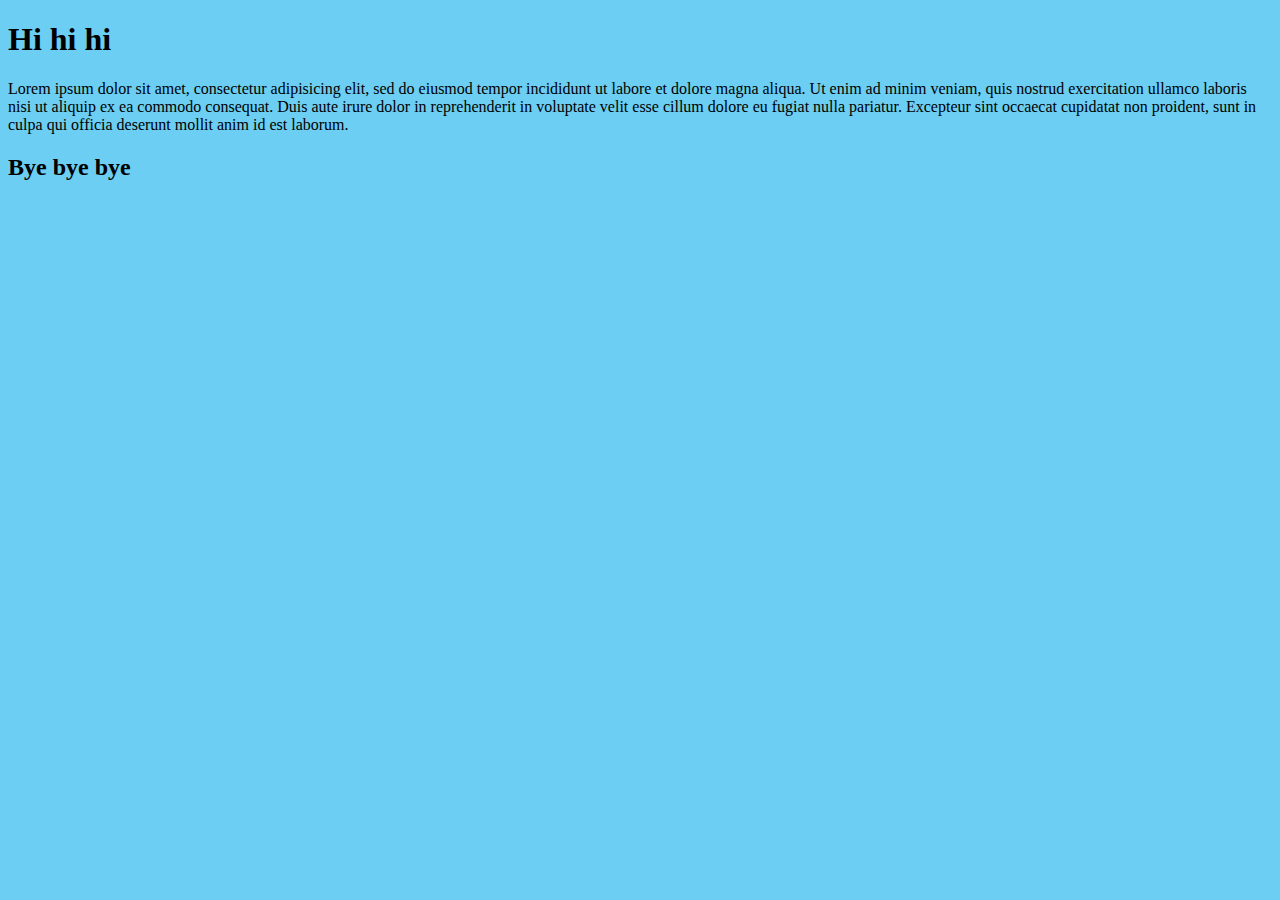
<file: week_11/11-1/PUBLIC/index.html>
<!DOCTYPE html>
<html>
  <head>
    <title>SASS Variables &amp; Mixins</title>
    <meta charset="utf-8">
    <meta name="viewport" content="width=device-width, initial-scale=1.0">

    <link rel="stylesheet" href="css/css.css">
  </head>
  <body>
    <header>
      <h1>Hi hi hi</h1>
    </header>
    <section>
      <p>Lorem ipsum dolor sit amet, consectetur adipisicing elit, sed do eiusmod tempor incididunt ut labore et dolore magna aliqua. Ut enim ad minim veniam, quis nostrud exercitation ullamco laboris nisi ut aliquip ex ea commodo consequat. Duis aute irure dolor in reprehenderit in voluptate velit esse cillum dolore eu fugiat nulla pariatur. Excepteur sint occaecat cupidatat non proident, sunt in culpa qui officia deserunt mollit anim id est laborum.</p>
    </section>
    <footer>
      <h2>Bye bye bye</h2>
    </footer>
  </body>
</html>
</file>
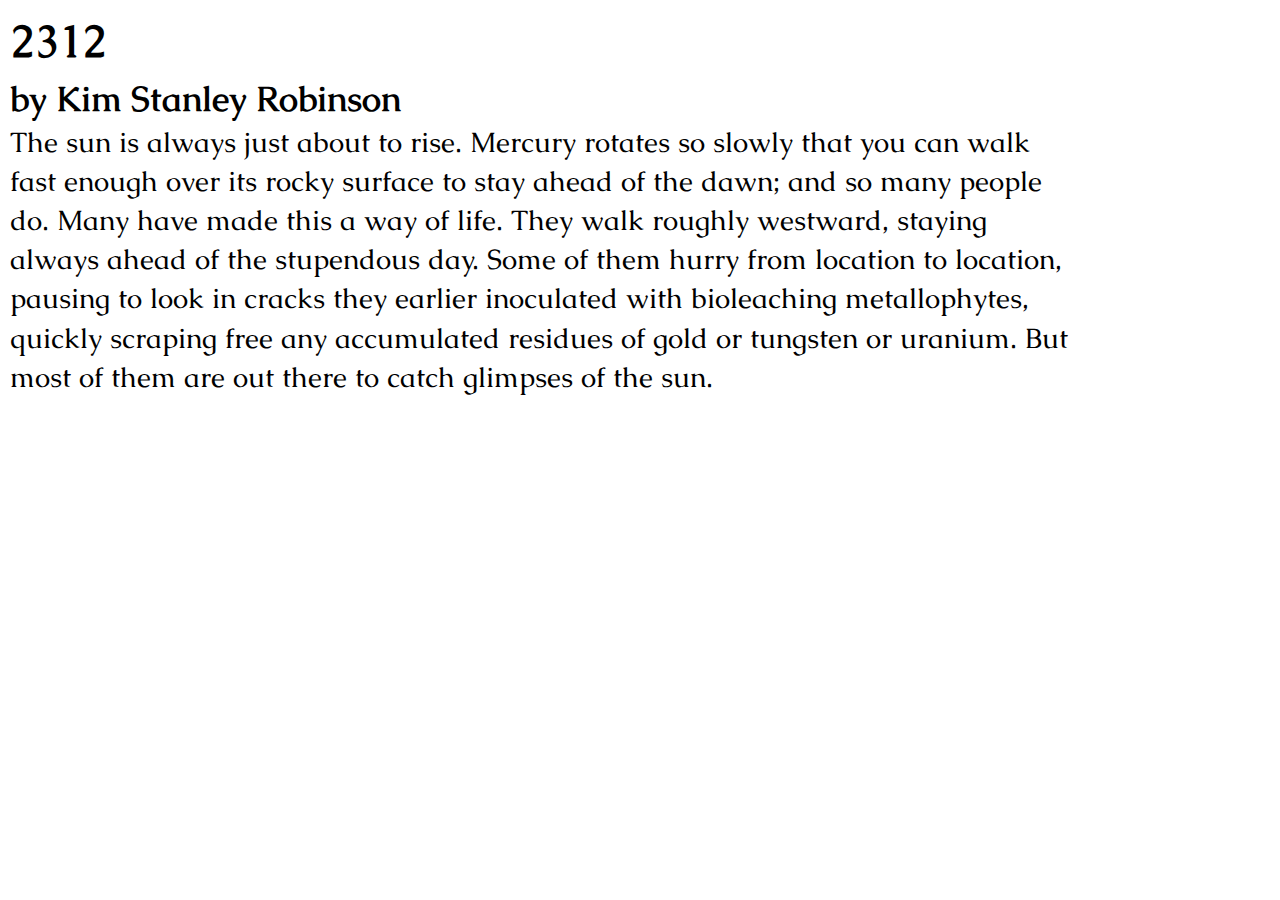
<file: week_09/check-in-9/checkin_9-2.html>
<!doctype html>
<html lang="en">
  <head>
    <meta charset="utf-8">
    <meta http-equiv="x-ua-compatible" content="ie=edge">
    <title>Check In 9.2</title>
    <meta name="viewport" content="width=device-width, initial-scale=1.0">

    <link rel="stylesheet" href="check.css">
    <link href="https://fonts.googleapis.com/css?family=Caudex" rel="stylesheet">
  </head>
  <body>
    <h1>2312</h1>
    <h2>by Kim Stanley Robinson</h2>
    <p>The sun is always just about to rise. Mercury rotates so slowly that you can walk fast enough over its rocky surface to stay ahead of the dawn; and so many people do. Many have made this a way of life. They walk roughly westward, staying always ahead of the stupendous day. Some of them hurry from location to location, pausing to look in cracks they earlier inoculated with bioleaching metallophytes, quickly scraping free any accumulated residues of gold or tungsten or uranium. But most of them are out there to catch glimpses of the sun.</p>
  </body>
</html>
</file>
<file: week_03/css/css.css>
/* global controls */
.clearfix:before, .clearfix:after {
  content: " ";
  display: table;
}
.clearfix:after { clear: both; }

.visuallyhidden {
  border: 0;
  clip: rect(0 0 0 0);
  height: 1px;
  margin: -1px;
  overflow: hidden;
  padding: 0;
  position: absolute;
  width: 1px;
}
.visuallyhidden.focusable:active, .visuallyhidden.focusable:focus {
  clip: auto;
  height: auto;
  margin: 0;
  overflow: visible;
  position: static;
  width: auto;
}

* {
  padding: 0;
  margin: 0;
}
html {
  -webkit-box-sizing: border-box;
  -moz-box-sizing: border-box;
  box-sizing: border-box;
}
*, *:before, *::after {
  -webkit-box-sizing: inherit;
  -moz-box-sizing: inherit;
  box-sizing: inherit;
}
img {
  margin: 1%;
  max-width: 100%;
  display: block;
}

/* element controls */
h1, h2, h3, h4, h5, h6 { font-family: 'Muli', Helvetica, sans-serif; }

header, .page-content, #news { position: relative; }

body {
  max-width: 100%;
  font: 16px/1.4em Arial, sans-serif;
  color: #111;
  background-color: #0076bb;
}

.page-content { margin: 0 auto; }

header {
  padding: 1em;
  border-bottom: 0.5rem solid #fa8f21;
  background-color: #3aabe0;
  vertical-align: middle;
}
.banner-img { display: inline-block; }  /* put all the logos on one line */
.logo { max-width: 75%; }
.retro, .theme { display: none; }  /* retro, a-kun, and b-kun appearance */

/* navigation controls */
.mainnav { text-align: center; }
.mainnav ul { list-style-type: none; }
.mainnav li a, .mainnav li a:visited, .iconnav, footer a { color: #fff; }
.mainnav li a, .mainnav li a:visited {
  font-size: 1.25em;
  text-decoration: none;
}
.mainnav li a:active, footer a:active { text-decoration: underline; }
.iconnav {
  display: block;
  position: absolute;
  top: 5.5rem;
  right: 1rem;
  cursor: pointer;
}
#topnav { display: none; }  /* hide the drop-down menu until clicked */

/* main section controls */
#featured { margin: 1em auto; }
button#register {
  padding: 0.75em 0.5em;
  max-width: 75%;
  background-color: #3aabe0;
  border: 0.125rem solid #fff;
  box-shadow: 0 0.25rem 0.5rem 0 rgba(0, 0, 0, 0.2), 0 0.375rem 1.125rem 0 rgba(0, 0, 0, 0.19);
  font-size: 1.5em;
  font-weight: bold;
  text-transform: uppercase;
  color: #fff;
}
#news {
  padding: 5% 2% 2% 2%;
  background: #fff;
}
#news h2 { text-transform: uppercase; }
.news-post {
  padding: 1em 0;
  margin: 0 auto 1em;
  border-bottom: 1px solid #000;
}
.news-post p { margin-bottom: 0.5em; }
img.news-img1-2 {
  display: inline;
  width: 45%;
}
time {
  font-size: 0.875rem;
  font-style: italic;
}
#featured, button#register, button#load, #news h2, #loadmore, button#load, #social { text-align: center; }

/* laod more button control */
button#load {
  padding: 0.5em;
  width: 50%;
  background-color: #fa8f21;
  border: 0.125rem solid #ffbb75;
  box-shadow: 0 0.25rem 0.5rem 0 rgba(0, 0, 0, 0.2);
  font-size: 0.875em;
  font-weight: bold;
  font-variant: small-caps;
  color: #fff;
}

/* footer controls */
footer { padding: 1em 1em 2em 1em; }
footer a { font-size: 0.875em; }
/* search form control */
#search { margin: 1em 0; }
#search input {
  padding: 1em;
  width: 100%;
}
/* social media controls */
#social a { margin: 2%; }

/* add javascript effect on the mobile menu */
.navopen #topnav { display: block; }
.navopen nav#topnav ul li {
  padding: 0.75em 1.25em;
  display: block;
  width: 100%;
  background: #fa8f21;
  border-bottom: 1px solid #fff;
}
</file>
<file: week_04/css/css.css>
/* global controls */
.clearfix:before, .clearfix:after {
  content: " ";
  display: table;
}
.clearfix:after { clear: both; }

.visuallyhidden {
  border: 0;
  clip: rect(0 0 0 0);
  height: 1px;
  margin: -1px;
  overflow: hidden;
  padding: 0;
  position: absolute;
  width: 1px;
}
.visuallyhidden.focusable:active, .visuallyhidden.focusable:focus {
  clip: auto;
  height: auto;
  margin: 0;
  overflow: visible;
  position: static;
  width: auto;
}

* {
  padding: 0;
  margin: 0;
}
html {
  -webkit-box-sizing: border-box;
  -moz-box-sizing: border-box;
  box-sizing: border-box;
}
*, *:before, *::after {
  -webkit-box-sizing: inherit;
  -moz-box-sizing: inherit;
  box-sizing: inherit;
}
img {
  margin: 1%;
  max-width: 100%;
  display: block;
}

/* element controls */
h1, h2, h3, h4, h5, h6 { font-family: 'Muli', Helvetica, sans-serif; }

header, .page-content, #news { position: relative; }

body {
  max-width: 100%;
  font: 16px/1.6em Arial, sans-serif;  /* updated line height per peer suggestion */
  color: #111;
  background-color: #0076bb;
}

.page-content { margin: 0 auto; }

header {
  padding: 1em;
  border-bottom: 0.5rem solid #fa8f21;
  background-color: #3aabe0;
  vertical-align: middle;
}
.banner-img { display: inline-block; }  /* put all the logos on one line */
.logo { max-width: 75%; }
.retro, .theme { display: none; }  /* retro, a-kun, and b-kun appearance */

/* navigation controls */
.mainnav { text-align: center; }
.mainnav ul { list-style-type: none; }
.mainnav li a, .mainnav li a:visited, .iconnav, footer a { color: #fff; }
.mainnav li a, .mainnav li a:visited {
  font-size: 1.25em;
  text-decoration: none;
}
.navopen nav#topnav ul li:hover, .navopen nav#topnav ul li a:hover { background-color: #ffbb75; }  /* added per peer suggestion */
.mainnav li a:active, footer a:active { text-decoration: underline; }
.iconnav {
  display: block;
  position: absolute;
  top: 5.5rem;
  right: 1rem;
  cursor: pointer;
}
#topnav { display: none; }  /* hide the drop-down menu until clicked */

/* fastnav controls - added per peer suggestion */
#fastnav {
  position: fixed;
  right: 0;
  bottom: 12%;
  z-index: 10;
  background-color: #fa8f21;
  border: 0.125rem solid #ffbb75;
  text-align: center;
}
#fastnav .fastnav-img {
  margin: 0 auto;
  width: 2.5rem;
}
#fastnav ul { list-style: none; }
#fastnav li, #fastnav li a, #fastnav-img { display: block; }
#fastnav ul, #fastnav li a {
  padding: 0.125em 0.5em;
  color: #fff;
  font-size: 0.75rem;
  font-weight: bold;
  letter-spacing: 0.125em;
  text-decoration: none;
}
#fastnav li a:active, #fastnav li a:hover { background-color: #ffbb75; }

/* main section controls */
#featured { margin: 1em auto; }
button#register {
  padding: 0.75em 0.5em;
  max-width: 75%;
  background-color: #3aabe0;
  border: 0.125rem solid #fff;
  box-shadow: 0 0.25rem 0.5rem 0 rgba(0, 0, 0, 0.2), 0 0.375rem 1.125rem 0 rgba(0, 0, 0, 0.19);
  font-size: 1.5em;
  font-weight: bold;
  text-transform: uppercase;
  color: #fff;
}
#featured a button:hover { text-decoration: underline; }  /* added per peer suggestion */
#news {
  padding: 5% 5% 2% 5%;  /* increased side padding per peer suggestion */
  background: #fff;
}
#news h2 { text-transform: uppercase; }
.news-post {
  padding: 1em 0;
  margin: 0 auto 1em;
  border-bottom: 1px solid #000;
}
.news-post h3 {  /* added per peer suggestion */
  font-size: 1.25rem;
  font-variant: small-caps;
  font-weight: bold;
  letter-spacing: 0.0625rem;
}
.news-post p { margin-bottom: 0.5em; }
img.news-img1-2 {
  display: inline;
  width: 45%;
}
time {
  font-size: 0.875rem;
  font-style: italic;
}
#featured, button#register, button#load, #news h2, #loadmore, button#load, #social { text-align: center; }

/* laod more button control */
button#load {
  padding: 0.5em;
  width: 50%;
  background-color: #fa8f21;
  border: 0.125rem solid #ffbb75;
  box-shadow: 0 0.25rem 0.5rem 0 rgba(0, 0, 0, 0.2);
  font-size: 0.875em;
  font-weight: bold;
  font-variant: small-caps;
  color: #fff;
}
#loadmore button:hover { text-decoration: underline; }  /* added per peer suggestion */

/* footer controls */
footer { padding: 0 1em 2em 1em; }
footer a { font-size: 0.875em; }
/* search form control */
#search { margin: 3em 0; }
#search input {
  padding: 1em;
  width: 100%;
}
/* social media controls */
#social a { margin: 2%; }

/* add javascript effect on the mobile menu */
.navopen #topnav { display: block; }
.navopen nav#topnav ul li {
  padding: 0.75em 1.25em;
  display: block;
  width: 100%;
  background: #fa8f21;
  border-bottom: 1px solid #fff;
}
</file>
<file: week_02/public/css/css.css>
/* Teacher's global controls for Mobile First view */
html {
    font-size: 18px;  /* need to override? */
    line-height: 1rem;
    font-family: sans-serif;
    color: #111;
    -webkit-box-sizing: border-box;
    -moz-box-sizing: border-box;
    box-sizing: border-box;
}

*, *:before, *:after {
    -webkit-box-sizing: inherit;
    -moz-box-sizing: inherit;
    box-sizing: inherit;
}

.clearfix:after {
    visibility: hidden;
    display: block;
    font-size: 0;
    content: " ";
    clear: both;
    height: 0;
}

body, body * {
    margin: 0;
    padding: 0;
    list-style: none;
    font-size: .666rem;
    line-height: 1rem;
}

body>* {
    display: block;  /* need to override? */
    width: 300px;  /* need to override */
    margin: 0 auto;  /* need to override? */
}

.font-scale-up-3 {
    font-size: 3.375em;
    line-height: 2rem;
}

.font-scale-up-2 {
    font-size: 2.25em;
    line-height: 2rem;
}

.font-scale-up-1 {
    font-size: 1.5em;
}

.font-scale-down-1 {
    font-size: 0.666em;
}

header {
    margin: 1rem auto 2rem;  /* need to override */
    padding: 1rem;
    background-color: #FF851B;  /* need to override */
}

header h1 {
    margin-bottom: 1rem;
    text-transform: uppercase;
}

header h2 {
    font-weight: normal;
}

article {
    margin-bottom: 4rem;
    position: relative;  /*added for future overrides */
}

img.cover-img {
    width: 100%;  /* need to override */
    max-width: 100%;
    margin-bottom: 1rem;
}

article h1, article h2, img.cover-img, article p { position: static; }  /*added for future overrides */

article h2 {
    margin-bottom: 1rem;
    line-height: 1rem;
}

article p span {
    display: none;  /* need to override */
}

article p:after {  /* need to override */
    content: "Read More...";
    font-size: 1.5em;
    color: #FF851B;
    text-decoration: underline;
    font-weight: bold;
    cursor: pointer;
}

article p:hover:after {
    color: #111;
    text-decoration: none;
}

footer {
    margin-bottom: 3rem;
}

/* media queries */
@media screen and (min-width: 480px) {
    html { font-size: 22px; }
    body>* { width: 480px; }
    article p span { display: block; }
    article p:after { content: none; }
}

@media screen and (min-width: 720px) {
    html { font-size: 28px; }
    body>* { width: 720px; }
    img.cover-img {
      position: absolute;
      top: 0;
      left: 0;
      width: 42%;
    }
    article h1, article h2, article p { margin-left: 46%; }
}

@media screen and (min-width: 1080px) {
    html { background-color: #FF851B; }
    body>* { width: 1080px; }
    header, footer {
      width: 10.5rem;
      margin: 0 0 1rem;
    }
    footer { padding: 0 1rem; }
    main {
      position: absolute;
      top: 1rem;
      left: 12rem;
      width: 80%;
      max-width: 1000px;
    }
    article h1, article h2, article p {
      display: none;
    }
    article {
      margin: 0 0.5rem 1rem;
      position: relative;
      float: left;
      width: 320px;
      height: 470px;
      overflow: hidden;
    }
    article img {
      top: 50%;
      left: 50%;
      height: 105%;
      width: auto;
      transform: translateY(-2.5%);
    }
    img.cover-img { width: 102%; }
}

@media screen and (min-width: 1620px) {
    main {
      max-width: 100%;
    }
}
</file>
<file: week_10/PUBLIC/css/css.css>
*{padding:0;margin:0}html{box-sizing:border-box}*,*:before,*:after{box-sizing:inherit}.clearfix:before,.clearfix:after{content:"";display:table}.clearfix:after{clear:both}body{font-family:'Pontano Sans', Arial, sans-serif}h1,nav{font-family:'Stint Ultra Expanded', 'Courier New', monospace}img{max-width:100%}p{margin:1rem 0}p:last-child{margin:0}ul{list-style:none}li a{text-decoration:none}li a,label{text-transform:uppercase}.toggle_nav{position:relative}.toggle_nav .menu_cntrl{display:none;visibility:hidden}body{font-size:16px;line-height:1.4}header{padding:4.5rem 1rem 1rem;background-color:#03799B;color:#fff;border-bottom:0.375rem solid #069CC6}h1{font-size:1.5rem;letter-spacing:0.2rem;text-shadow:1px 1px #014B60}.menu_cntrl_label{padding:0.75rem;position:absolute;top:1rem;right:1rem;background-color:#02617C;border:1px solid #014B60;border-radius:0.25rem}ul{padding:0 1rem;position:absolute;top:0;right:-70%;width:70%;height:100%;background-color:#069CC6;border-left:0.125rem solid #03799B;text-align:right;line-height:4}li{border-bottom:0.0625rem solid #03799B;text-align:center;letter-spacing:0.1rem}section{padding:0 1rem;margin:0 auto;max-width:35rem}@media only screen and (min-width: 768px){body{font-size:24px}}
/*# sourceMappingURL=css.css.map */
</file>
<file: week_08/check-in-8/PUBLIC/css/css.css>
*{padding:0;margin:0}html{box-sizing:border-box}*,*:before,*::after{box-sizing:inherit}img{max-width:100%;display:block}body{padding:2em;max-width:95%;background:#111;font:16px/1.4 'Helvetica', Arial, sans-serif;color:#eee;text-align:center}h1,h2{color:#ffffe2}ul{text-align:left;list-style-type:circle}a{color:#03E6FB;text-decoration:none}a:hover,a:active{text-decoration:underline}ul,footer{margin-top:1em}@media only screen and (min-width: 768px){body{padding:0 2em;background:#00a4b3}section,footer{margin:0 auto;max-width:75%;background-color:rgba(0,0,0,0.75);border-left:2px solid #ffffe2;border-right:2px solid #ffffe2}section{height:90vh;padding:4em}h1{font-size:2rem}h2{font-size:1.4375rem}ul{margin:40% 8% 0 8%}footer{height:10vh}}@media only screen and (min-width: 1024px){body{padding:0 2em;background:#ffffe2;color:#111}section,footer{margin:0 auto;max-width:85%;background-color:#00a4b3;border-left:0.5rem solid #03e6fb;border-right:0.5rem solid #03e6fb}section{height:90vh;padding:10em 2em 2em 2em}h1,h2{color:#111}h1{font-size:3rem}h2{font-size:2.25rem}ul{margin:20% 10% 0 10%}em{font-size:1.2em}footer{height:10vh}a{color:#00fd1f}}
/*# sourceMappingURL=css.css.map */
</file>
<file: week_09/assignment_09/PUBLIC/css/css.css>
*{padding:0;margin:0}html{box-sizing:border-box}*,*:before,*:after{box-sizing:inherit}.clearfix:before,.clearfix:after{content:"";display:table}.clearfix:after{clear:both}html{line-height:1.5}section{margin:1rem}p{margin:0.5rem 0}a{text-decoration:none;color:#fff}a:hover,a:active{text-decoration:underline}html{font-size:14px}header,footer{padding:2rem 1rem;text-align:center;background-color:#2c2588;color:#aba5ff}header{border-bottom:0.375rem solid #5850bd}h1{font-size:2.25rem;line-height:1}h2{font-size:1.25rem;font-style:italic}h1,h2{margin-bottom:0.5rem;font-family:'Averia Sans Libre', cursive;font-weight:bold}h3{font-size:1.125rem}h1,h3{letter-spacing:0.1rem}h3,section{font-family:'Source Serif Pro', Times, serif}section{text-align:justify}footer{border-top:0.375rem solid #5850bd;font:0.875rem 'Source Sans Pro', Arial, sans-serif}@media only screen and (min-width: 600px){html{font-size:16px}section{text-align:left}}@media only screen and (min-width: 768px){html{font-size:18px;background:#0e0953;-webkit-background:linear-gradient(#0e0953, #2c2588);-moz-background:linear-gradient(#0e0953, #2c2588);background:linear-gradient(#0e0953, #2c2588)}.wrap{margin:0 auto;overflow:auto}header{margin:2%;position:relative;width:19rem;height:19rem;float:left;background-color:#d8d5ff;-webkit-border-radius:9.5rem;-moz-border-radius:9.5rem;border-radius:9.5rem;border-bottom-color:#aca5ff;border-right:0.5rem solid #aca5ff;color:#2c2588}.hs{position:absolute;top:50%;left:50%;transform:translate(-50%, -50%)}section{padding:0 2rem;margin-top:14rem;max-width:50rem;color:#d8d5ff}footer{clear:both;background-color:#0e0953}}@media only screen and (min-width: 1024px){.wrap{max-width:70rem}header{float:none}section{margin:-9.5rem auto 0;max-width:50rem;padding:0 0 0 18rem}}
/*# sourceMappingURL=css.css.map */
</file>
<file: week_11/11-1/PUBLIC/css/css.css>
body {
  background-color: #dd4a59; }
  @media screen and (min-width: 480px) {
    body {
      background-color: #bd202d; } }
  @media screen and (min-width: 768px) {
    body {
      background-color: #f58558; } }
  @media screen and (min-width: 1024px) {
    body {
      background-color: #6bcef2; } }

/*# sourceMappingURL=css.css.map */
</file>
<file: week_09/check-in-9/check.css>
* { padding: 0; margin: 0; }
html { box-sizing: border-box;}
*, *:before, *::after { box-sizing: inherit; }

body {
  margin: 10px;
  width: 1060px;
  font-size: 28px;
  line-height: 1.4;
  font-family: 'Caudex', Times, serif;
}

h1 { font-size: 1.625em; }
h2 { font-size: 1.25em; }

/*h1, h2 { margin-bottom: 1rem; }*/
</file>
